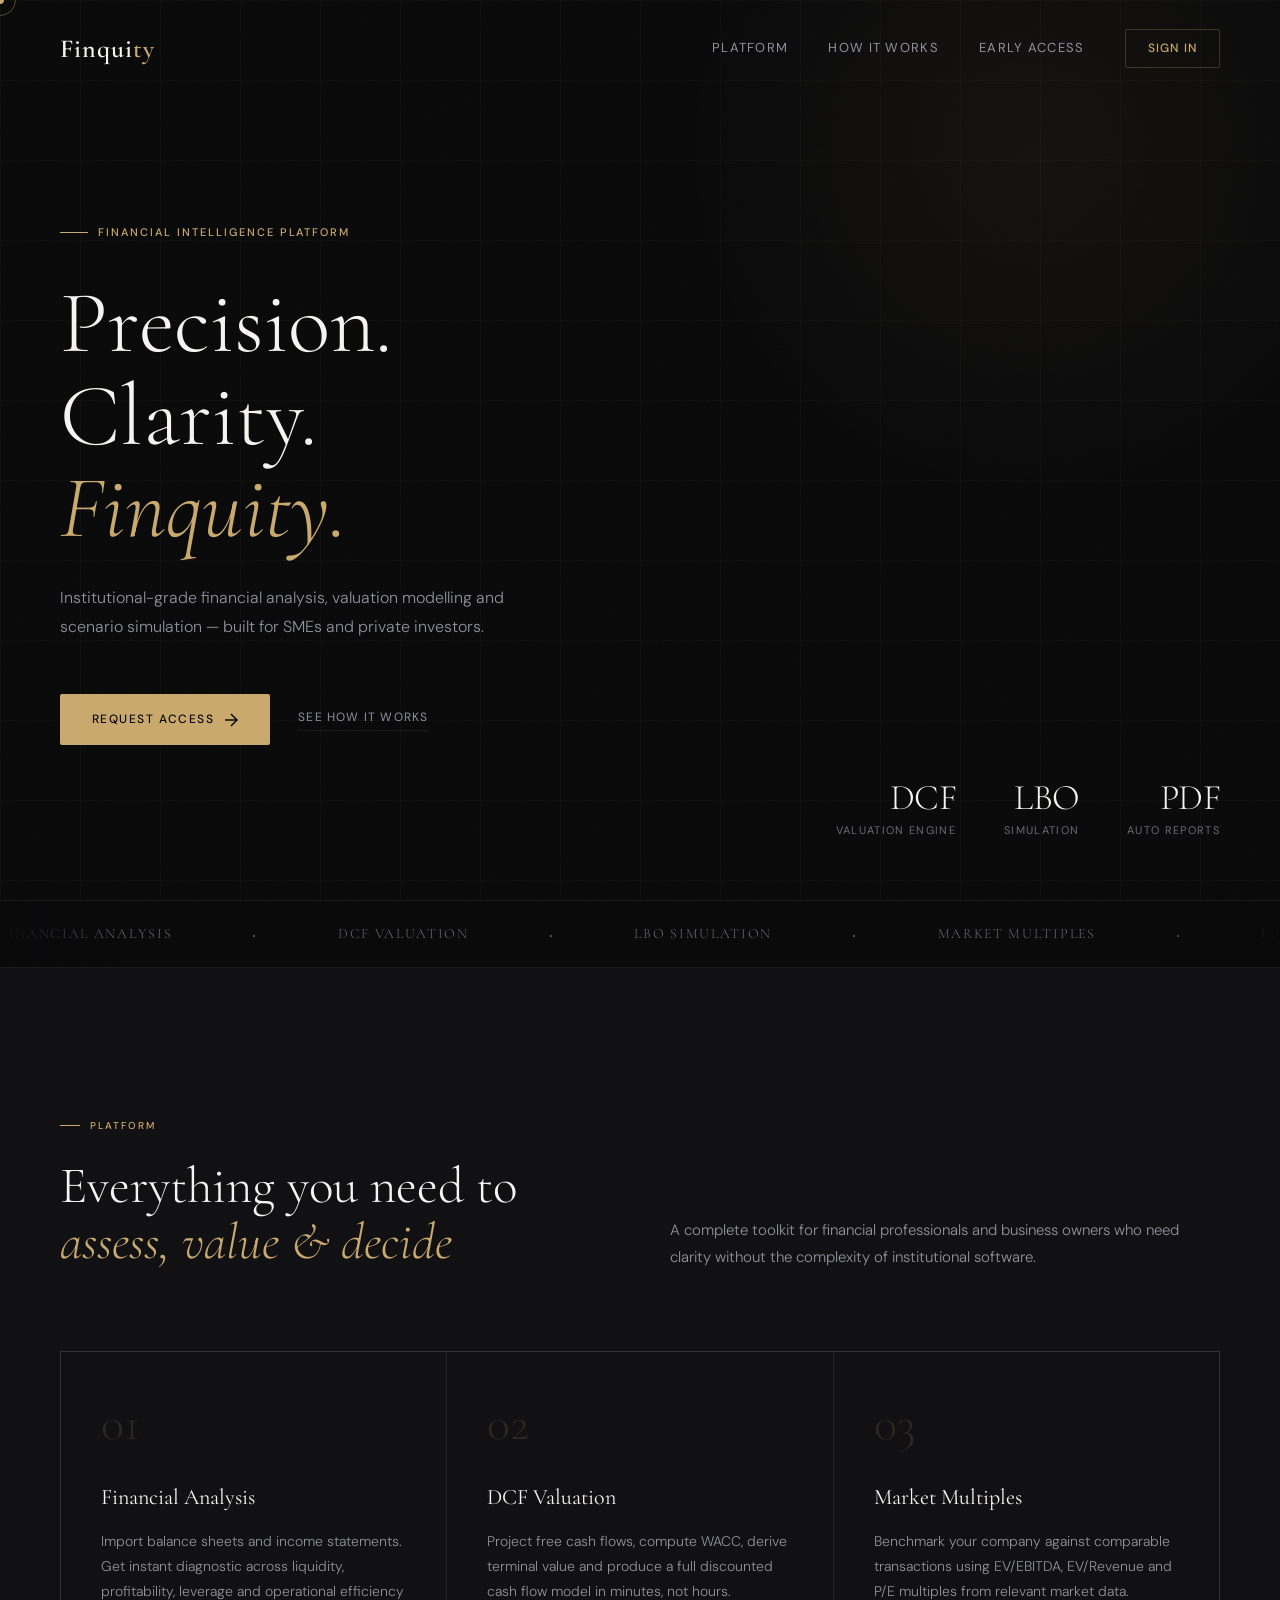
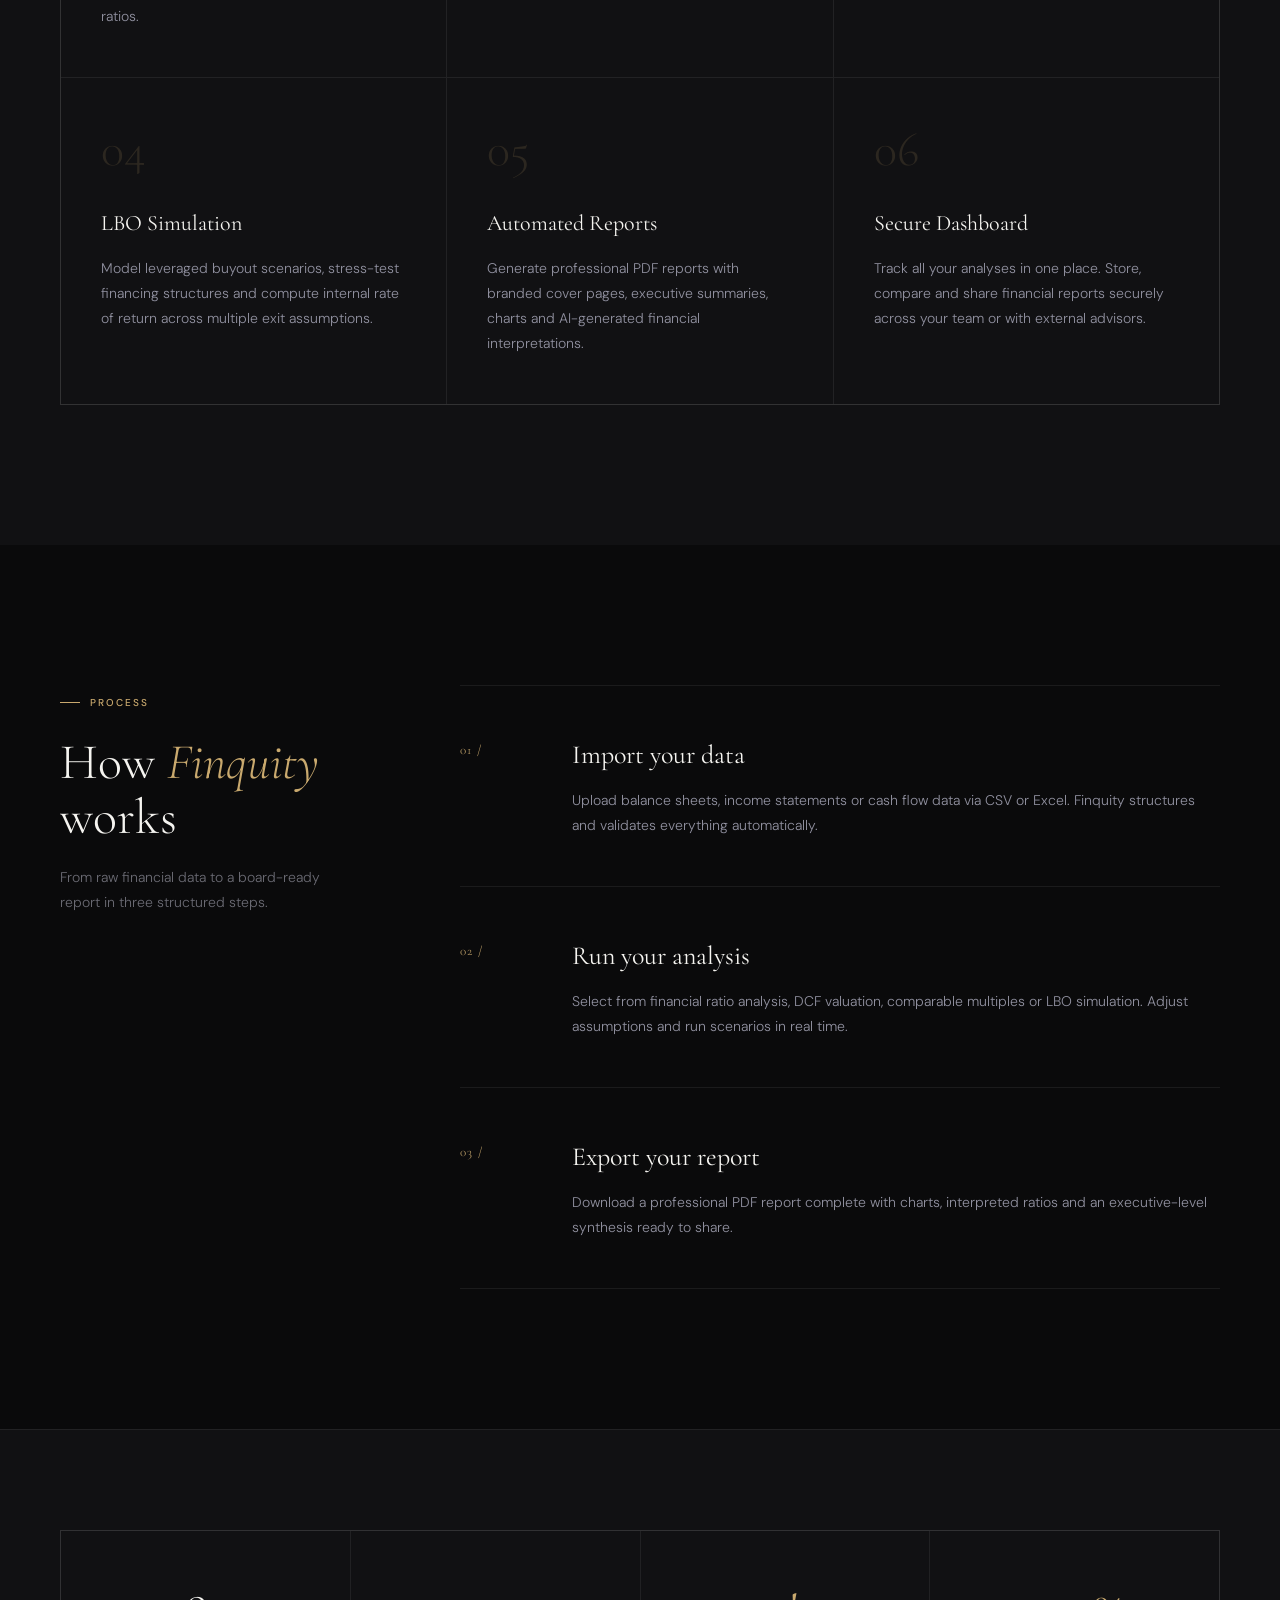
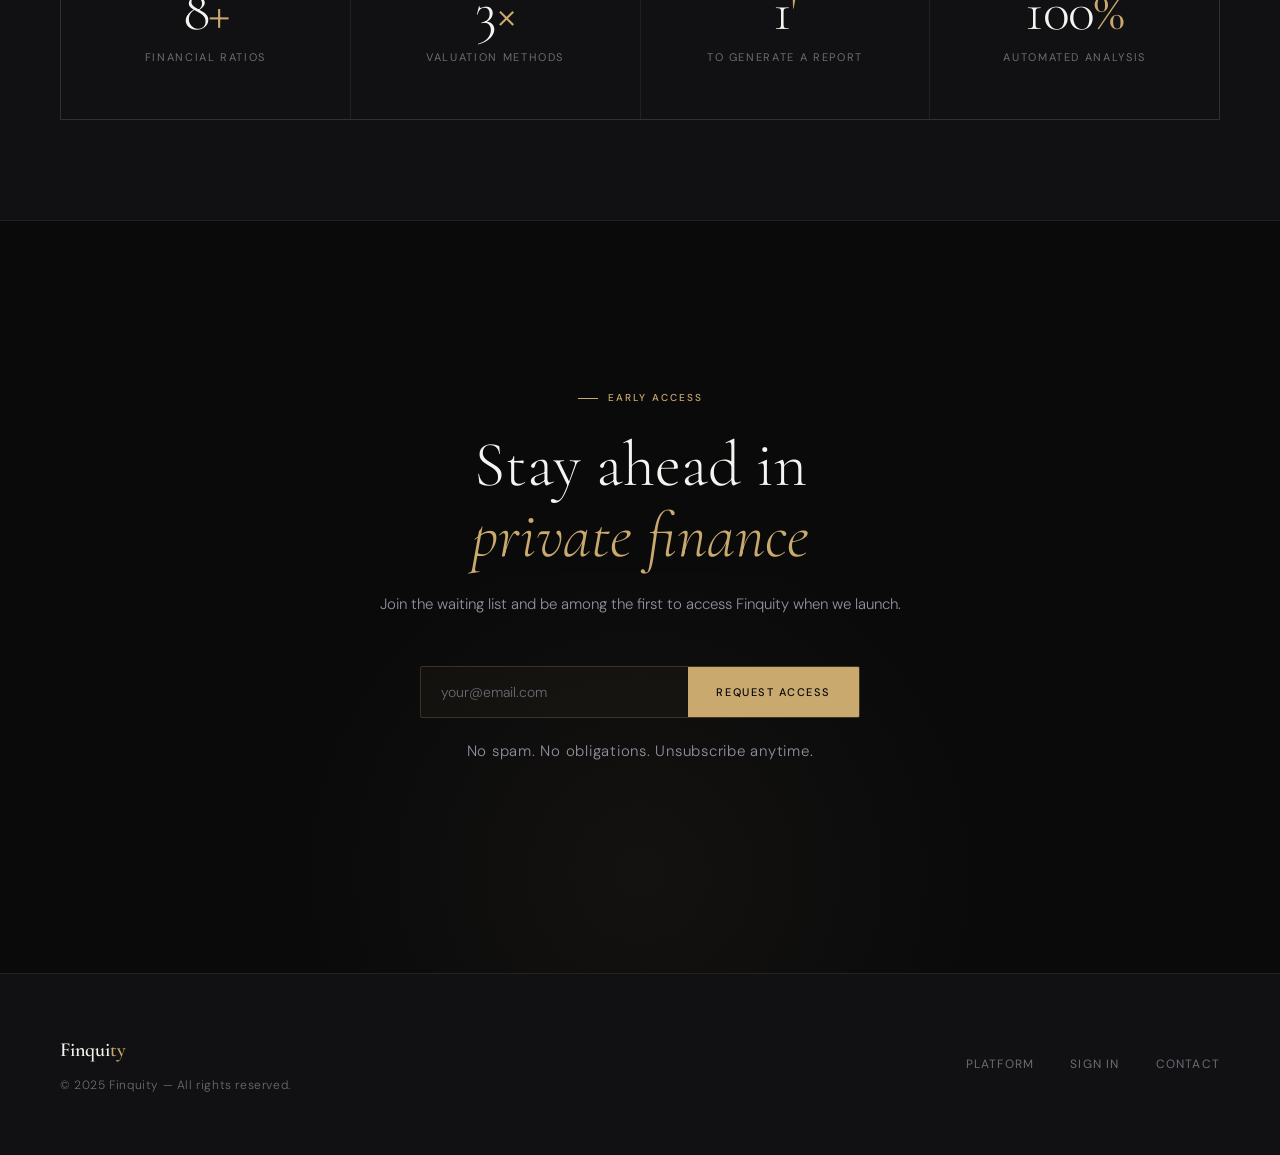
<file: src/index.html>
<!DOCTYPE html>
<html lang="en">
<head>
  <meta charset="UTF-8" />
  <meta name="viewport" content="width=device-width, initial-scale=1.0"/>
  <title>Finquity — Precision. Clarity. Finquity.</title>
  <link href="https://fonts.googleapis.com/css2?family=Cormorant+Garamond:ital,wght@0,300;0,400;0,600;1,300;1,400&family=DM+Sans:wght@300;400;500&display=swap" rel="stylesheet">
  <style>
    *, *::before, *::after { box-sizing: border-box; margin: 0; padding: 0; }

    :root {
      --ink:        #0a0a0b;
      --ink-2:      #111113;
      --ink-3:      #1c1c1f;
      --gold:       #c9a96e;
      --gold-light: #e2c99a;
      --gold-dim:   rgba(201,169,110,0.15);
      --muted:      #6b6b74;
      --muted-2:    #9191a0;
      --border:     rgba(255,255,255,0.07);
      --border-gold:rgba(201,169,110,0.25);
      --white:      #f5f4f0;
      --font-display:'Cormorant Garamond', Georgia, serif;
      --font-body:  'DM Sans', sans-serif;
    }

    html { scroll-behavior: smooth; }

    body {
      background-color: var(--ink);
      color: var(--white);
      font-family: var(--font-body);
      font-weight: 300;
      line-height: 1.6;
      overflow-x: hidden;
      cursor: none;
    }

    .cursor { position:fixed; width:8px; height:8px; background:var(--gold); border-radius:50%; pointer-events:none; z-index:9999; transform:translate(-50%,-50%); transition:transform .1s ease; }
    .cursor-ring { position:fixed; width:32px; height:32px; border:1px solid rgba(201,169,110,0.4); border-radius:50%; pointer-events:none; z-index:9998; transform:translate(-50%,-50%); transition:transform .18s ease, width .2s, height .2s; }

    body::before {
      content:''; position:fixed; inset:0;
      background-image:url("data:image/svg+xml,%3Csvg viewBox='0 0 512 512' xmlns='http://www.w3.org/2000/svg'%3E%3Cfilter id='n'%3E%3CfeTurbulence type='fractalNoise' baseFrequency='0.75' numOctaves='4' stitchTiles='stitch'/%3E%3C/filter%3E%3Crect width='100%25' height='100%25' filter='url(%23n)' opacity='0.03'/%3E%3C/svg%3E");
      pointer-events:none; z-index:1; opacity:.4;
    }

    /* ── HEADER ── */
    header {
      position:fixed; top:0; left:0; right:0; z-index:100;
      display:flex; justify-content:space-between; align-items:center;
      padding:28px 60px;
      border-bottom:1px solid transparent;
      transition:border-color .4s, background .4s, backdrop-filter .4s;
    }
    header.scrolled {
      background:rgba(10,10,11,0.85);
      backdrop-filter:blur(16px);
      border-color:var(--border);
    }
    .logo {
      font-family:var(--font-display); font-size:26px; font-weight:600;
      letter-spacing:.04em; color:var(--white); text-decoration:none;
    }
    .logo span { color:var(--gold); }

    nav { display:flex; align-items:center; gap:40px; }
    nav a {
      font-size:13px; font-weight:400; letter-spacing:.1em;
      text-transform:uppercase; color:var(--muted-2);
      text-decoration:none; transition:color .3s;
    }
    nav a:hover { color:var(--white); }
    .nav-cta {
      font-size:12px !important; font-weight:500 !important;
      color:var(--gold) !important;
      border:1px solid var(--border-gold); padding:9px 22px; border-radius:2px;
      transition:background .3s !important;
    }
    .nav-cta:hover { background:var(--gold-dim); }

    /* ── HERO ── */
    .hero {
      min-height:100vh; display:flex; flex-direction:column;
      justify-content:center; padding:160px 60px 100px;
      position:relative; overflow:hidden;
    }
    .hero-bg-grid {
      position:absolute; inset:0;
      background-image:
        linear-gradient(rgba(201,169,110,0.03) 1px, transparent 1px),
        linear-gradient(90deg, rgba(201,169,110,0.03) 1px, transparent 1px);
      background-size:80px 80px; z-index:0;
    }
    .hero-bg-glow {
      position:absolute; top:-200px; right:-100px;
      width:700px; height:700px;
      background:radial-gradient(circle, rgba(201,169,110,0.06) 0%, transparent 70%);
      z-index:0; animation:pulse-glow 8s ease-in-out infinite;
    }
    @keyframes pulse-glow { 0%,100%{opacity:1;transform:scale(1);} 50%{opacity:.6;transform:scale(1.08);} }

    .hero-content { position:relative; z-index:2; max-width:760px; }

    .hero-eyebrow {
      display:inline-flex; align-items:center; gap:10px;
      font-size:11px; font-weight:500; letter-spacing:.18em;
      text-transform:uppercase; color:var(--gold); margin-bottom:36px;
      opacity:0; animation:fade-up .8s .2s forwards;
    }
    .hero-eyebrow::before { content:''; display:block; width:28px; height:1px; background:var(--gold); }

    .hero h1 {
      font-family:var(--font-display);
      font-size:clamp(52px,7vw,88px); font-weight:300;
      line-height:1.05; color:var(--white); margin-bottom:30px;
      opacity:0; animation:fade-up .9s .4s forwards;
    }
    .hero h1 em { font-style:italic; color:var(--gold); }

    .hero-sub {
      font-size:16px; font-weight:300; color:var(--muted-2);
      line-height:1.8; max-width:480px; margin-bottom:52px;
      opacity:0; animation:fade-up .9s .6s forwards;
    }

    .hero-actions {
      display:flex; align-items:center; gap:28px;
      opacity:0; animation:fade-up .9s .8s forwards;
    }

    .btn-primary {
      display:inline-flex; align-items:center; gap:10px;
      background:var(--gold); color:var(--ink);
      font-family:var(--font-body); font-size:12px; font-weight:500;
      letter-spacing:.12em; text-transform:uppercase;
      text-decoration:none; padding:16px 32px; border-radius:2px;
      transition:background .3s, transform .2s;
    }
    .btn-primary:hover { background:var(--gold-light); transform:translateY(-1px); }
    .btn-primary svg { transition:transform .2s; }
    .btn-primary:hover svg { transform:translateX(3px); }

    .btn-ghost {
      font-size:12px; font-weight:400; letter-spacing:.1em;
      text-transform:uppercase; color:var(--muted-2); text-decoration:none;
      border-bottom:1px solid var(--border); padding-bottom:3px;
      transition:color .3s, border-color .3s;
    }
    .btn-ghost:hover { color:var(--white); border-color:var(--muted-2); }

    .hero-stats {
      position:absolute; bottom:60px; right:60px;
      display:flex; gap:48px; z-index:2;
      opacity:0; animation:fade-in 1s 1.2s forwards;
    }
    .stat { text-align:right; }
    .stat-value { font-family:var(--font-display); font-size:36px; font-weight:300; color:var(--white); letter-spacing:-.02em; line-height:1; }
    .stat-label { font-size:11px; font-weight:400; letter-spacing:.12em; text-transform:uppercase; color:var(--muted); margin-top:6px; }

    @keyframes fade-up { from{opacity:0;transform:translateY(24px);} to{opacity:1;transform:translateY(0);} }
    @keyframes fade-in  { from{opacity:0;} to{opacity:1;} }

    /* ── MARQUEE ── */
    .trust-bar {
      border-top:1px solid var(--border); border-bottom:1px solid var(--border);
      padding:22px 0; overflow:hidden; position:relative;
    }
    .trust-bar::before,.trust-bar::after {
      content:''; position:absolute; top:0; bottom:0; width:120px; z-index:2;
    }
    .trust-bar::before { left:0; background:linear-gradient(90deg,var(--ink),transparent); }
    .trust-bar::after  { right:0; background:linear-gradient(-90deg,var(--ink),transparent); }
    .marquee-track { display:flex; gap:80px; animation:marquee 28s linear infinite; width:max-content; }
    .marquee-item {
      font-family:var(--font-display); font-size:14px; font-weight:300;
      letter-spacing:.12em; color:var(--muted); text-transform:uppercase;
      white-space:nowrap; display:flex; align-items:center; gap:80px;
    }
    .marquee-item::after { content:'·'; color:var(--gold); font-size:20px; line-height:0; }
    @keyframes marquee { from{transform:translateX(0);} to{transform:translateX(-50%);} }

    /* ── SECTION LABEL ── */
    .section-label {
      display:inline-flex; align-items:center; gap:10px;
      font-size:10px; font-weight:500; letter-spacing:.2em;
      text-transform:uppercase; color:var(--gold); margin-bottom:24px;
    }
    .section-label::before { content:''; display:block; width:20px; height:1px; background:var(--gold); }

    /* ── FEATURES ── */
    .features { padding:140px 60px; background:var(--ink-2); }
    .features-header { display:grid; grid-template-columns:1fr 1fr; gap:60px; align-items:end; margin-bottom:80px; }
    .features-title { font-family:var(--font-display); font-size:clamp(36px,4vw,52px); font-weight:300; line-height:1.1; color:var(--white); }
    .features-title em { font-style:italic; color:var(--gold); }
    .features-desc { font-size:15px; font-weight:300; color:var(--muted-2); line-height:1.8; }
    .features-grid { display:grid; grid-template-columns:repeat(3,1fr); gap:1px; background:var(--border); border:1px solid var(--border); }
    .feature-card { background:var(--ink-2); padding:48px 40px; transition:background .3s; position:relative; overflow:hidden; }
    .feature-card::before { content:''; position:absolute; top:0; left:0; right:0; height:1px; background:linear-gradient(90deg,transparent,var(--gold),transparent); opacity:0; transition:opacity .4s; }
    .feature-card:hover { background:var(--ink-3); }
    .feature-card:hover::before { opacity:1; }
    .feature-number { font-family:var(--font-display); font-size:48px; font-weight:300; color:rgba(201,169,110,0.15); line-height:1; margin-bottom:32px; transition:color .3s; }
    .feature-card:hover .feature-number { color:rgba(201,169,110,0.3); }
    .feature-card h3 { font-family:var(--font-display); font-size:22px; font-weight:400; color:var(--white); margin-bottom:14px; }
    .feature-card p { font-size:14px; font-weight:300; color:var(--muted-2); line-height:1.8; }

    /* ── HOW IT WORKS ── */
    .how { padding:140px 60px; background:var(--ink); }
    .how-inner { display:grid; grid-template-columns:300px 1fr; gap:100px; align-items:start; }
    .how-left { position:sticky; top:120px; }
    .how-left h2 { font-family:var(--font-display); font-size:clamp(36px,4vw,50px); font-weight:300; line-height:1.1; color:var(--white); margin-bottom:20px; }
    .how-left h2 em { font-style:italic; color:var(--gold); }
    .how-left p { font-size:14px; font-weight:300; color:var(--muted); line-height:1.8; }
    .how-steps { display:flex; flex-direction:column; }
    .step { display:grid; grid-template-columns:80px 1fr; gap:32px; padding:48px 0; border-bottom:1px solid var(--border); transition:padding-left .3s; }
    .step:first-child { border-top:1px solid var(--border); }
    .step:hover { padding-left:8px; }
    .step-num { font-family:var(--font-display); font-size:13px; font-weight:300; color:var(--gold); letter-spacing:.1em; padding-top:6px; }
    .step h3 { font-family:var(--font-display); font-size:26px; font-weight:400; color:var(--white); margin-bottom:12px; }
    .step p { font-size:14px; font-weight:300; color:var(--muted-2); line-height:1.8; }

    /* ── METRICS ── */
    .metrics { padding:100px 60px; background:var(--ink-2); border-top:1px solid var(--border); border-bottom:1px solid var(--border); }
    .metrics-grid { display:grid; grid-template-columns:repeat(4,1fr); gap:1px; background:var(--border); border:1px solid var(--border); }
    .metric-item { background:var(--ink-2); padding:52px 40px; text-align:center; }
    .metric-value { font-family:var(--font-display); font-size:56px; font-weight:300; color:var(--white); letter-spacing:-.03em; line-height:1; margin-bottom:10px; }
    .metric-value span { color:var(--gold); }
    .metric-label { font-size:11px; font-weight:400; letter-spacing:.15em; text-transform:uppercase; color:var(--muted); }

    /* ── WAITLIST ── */
    .waitlist { padding:160px 60px; background:var(--ink); text-align:center; position:relative; overflow:hidden; }
    .waitlist-glow { position:absolute; bottom:-200px; left:50%; transform:translateX(-50%); width:800px; height:600px; background:radial-gradient(circle, rgba(201,169,110,0.05) 0%, transparent 70%); pointer-events:none; }
    .waitlist-inner { position:relative; z-index:2; max-width:560px; margin:0 auto; }
    .waitlist h2 { font-family:var(--font-display); font-size:clamp(40px,5vw,64px); font-weight:300; line-height:1.1; color:var(--white); margin-bottom:20px; }
    .waitlist h2 em { font-style:italic; color:var(--gold); }
    .waitlist p { font-size:15px; font-weight:300; color:var(--muted-2); margin-bottom:48px; line-height:1.8; }
    .waitlist-form { display:flex; max-width:440px; margin:0 auto 20px; border:1px solid var(--border-gold); border-radius:2px; overflow:hidden; transition:border-color .3s; }
    .waitlist-form:focus-within { border-color:var(--gold); }
    .waitlist-form input { flex:1; background:rgba(201,169,110,0.04); border:none; outline:none; padding:16px 20px; font-family:var(--font-body); font-size:14px; font-weight:300; color:var(--white); }
    .waitlist-form input::placeholder { color:var(--muted); }
    .waitlist-form button { background:var(--gold); color:var(--ink); border:none; padding:16px 28px; font-family:var(--font-body); font-size:11px; font-weight:500; letter-spacing:.14em; text-transform:uppercase; cursor:pointer; transition:background .3s; white-space:nowrap; }
    .waitlist-form button:hover { background:var(--gold-light); }
    .waitlist-note { font-size:12px; color:var(--muted); letter-spacing:.05em; transition:color .3s; }

    /* ── FOOTER ── */
    footer { background:var(--ink-2); border-top:1px solid var(--border); padding:60px; display:grid; grid-template-columns:1fr auto; align-items:center; gap:40px; }
    .footer-logo { font-family:var(--font-display); font-size:20px; font-weight:600; color:var(--white); margin-bottom:10px; }
    .footer-logo span { color:var(--gold); }
    .footer-copy { font-size:12px; font-weight:300; color:var(--muted); letter-spacing:.05em; }
    .footer-links { display:flex; gap:36px; }
    .footer-links a { font-size:12px; font-weight:400; letter-spacing:.1em; text-transform:uppercase; color:var(--muted); text-decoration:none; transition:color .3s; }
    .footer-links a:hover { color:var(--gold); }

    /* ── REVEAL ── */
    .reveal { opacity:0; transform:translateY(30px); transition:opacity .8s ease, transform .8s ease; }
    .reveal.visible { opacity:1; transform:translateY(0); }

    @media(max-width:900px){
      header { padding:24px 30px; }
      .hero { padding:120px 30px 80px; }
      .hero-stats { display:none; }
      .features,.how,.metrics,.waitlist { padding:80px 30px; }
      footer { padding:40px 30px; grid-template-columns:1fr; }
      .features-header { grid-template-columns:1fr; gap:30px; }
      .features-grid { grid-template-columns:1fr; }
      .how-inner { grid-template-columns:1fr; gap:40px; }
      .how-left { position:static; }
      .metrics-grid { grid-template-columns:repeat(2,1fr); }
    }
  </style>
</head>
<body>

  <div class="cursor" id="cursor"></div>
  <div class="cursor-ring" id="cursorRing"></div>

  <!-- HEADER -->
  <header id="header">
    <a href="index.html" class="logo">Finqui<span>ty</span></a>
    <nav>
      <a href="#features">Platform</a>
      <a href="#how">How it works</a>
      <a href="#waitlist">Early Access</a>
      <a href="login.html" class="nav-cta">Sign In</a>
    </nav>
  </header>

  <!-- HERO -->
  <section class="hero">
    <div class="hero-bg-grid"></div>
    <div class="hero-bg-glow"></div>
    <div class="hero-content">
      <div class="hero-eyebrow">Financial Intelligence Platform</div>
      <h1>Precision.<br>Clarity.<br><em>Finquity.</em></h1>
      <p class="hero-sub">Institutional-grade financial analysis, valuation modelling and scenario simulation — built for SMEs and private investors.</p>
      <div class="hero-actions">
        <a href="login.html" class="btn-primary">
          Request Access
          <svg width="14" height="14" viewBox="0 0 14 14" fill="none" stroke="currentColor" stroke-width="1.5"><path d="M1 7h12M7 1l6 6-6 6"/></svg>
        </a>
        <a href="#how" class="btn-ghost">See how it works</a>
      </div>
    </div>
    <div class="hero-stats">
      <div class="stat"><div class="stat-value">DCF</div><div class="stat-label">Valuation engine</div></div>
      <div class="stat"><div class="stat-value">LBO</div><div class="stat-label">Simulation</div></div>
      <div class="stat"><div class="stat-value">PDF</div><div class="stat-label">Auto reports</div></div>
    </div>
  </section>

  <!-- MARQUEE -->
  <div class="trust-bar">
    <div class="marquee-track">
      <div class="marquee-item">Financial Analysis</div>
      <div class="marquee-item">DCF Valuation</div>
      <div class="marquee-item">LBO Simulation</div>
      <div class="marquee-item">Market Multiples</div>
      <div class="marquee-item">Liquidity Ratios</div>
      <div class="marquee-item">Profitability Ratios</div>
      <div class="marquee-item">Automated Reporting</div>
      <div class="marquee-item">SME Intelligence</div>
      <div class="marquee-item">Financial Analysis</div>
      <div class="marquee-item">DCF Valuation</div>
      <div class="marquee-item">LBO Simulation</div>
      <div class="marquee-item">Market Multiples</div>
      <div class="marquee-item">Liquidity Ratios</div>
      <div class="marquee-item">Profitability Ratios</div>
      <div class="marquee-item">Automated Reporting</div>
      <div class="marquee-item">SME Intelligence</div>
    </div>
  </div>

  <!-- FEATURES -->
  <section class="features" id="features">
    <div class="features-header reveal">
      <div>
        <div class="section-label">Platform</div>
        <h2 class="features-title">Everything you need to<br><em>assess, value & decide</em></h2>
      </div>
      <p class="features-desc">A complete toolkit for financial professionals and business owners who need clarity without the complexity of institutional software.</p>
    </div>
    <div class="features-grid reveal">
      <div class="feature-card"><div class="feature-number">01</div><h3>Financial Analysis</h3><p>Import balance sheets and income statements. Get instant diagnostic across liquidity, profitability, leverage and operational efficiency ratios.</p></div>
      <div class="feature-card"><div class="feature-number">02</div><h3>DCF Valuation</h3><p>Project free cash flows, compute WACC, derive terminal value and produce a full discounted cash flow model in minutes, not hours.</p></div>
      <div class="feature-card"><div class="feature-number">03</div><h3>Market Multiples</h3><p>Benchmark your company against comparable transactions using EV/EBITDA, EV/Revenue and P/E multiples from relevant market data.</p></div>
      <div class="feature-card"><div class="feature-number">04</div><h3>LBO Simulation</h3><p>Model leveraged buyout scenarios, stress-test financing structures and compute internal rate of return across multiple exit assumptions.</p></div>
      <div class="feature-card"><div class="feature-number">05</div><h3>Automated Reports</h3><p>Generate professional PDF reports with branded cover pages, executive summaries, charts and AI-generated financial interpretations.</p></div>
      <div class="feature-card"><div class="feature-number">06</div><h3>Secure Dashboard</h3><p>Track all your analyses in one place. Store, compare and share financial reports securely across your team or with external advisors.</p></div>
    </div>
  </section>

  <!-- HOW IT WORKS -->
  <section class="how" id="how">
    <div class="how-inner">
      <div class="how-left reveal">
        <div class="section-label">Process</div>
        <h2>How <em>Finquity</em> works</h2>
        <p>From raw financial data to a board-ready report in three structured steps.</p>
      </div>
      <div class="how-steps">
        <div class="step reveal">
          <div class="step-num">01 /</div>
          <div><h3>Import your data</h3><p>Upload balance sheets, income statements or cash flow data via CSV or Excel. Finquity structures and validates everything automatically.</p></div>
        </div>
        <div class="step reveal">
          <div class="step-num">02 /</div>
          <div><h3>Run your analysis</h3><p>Select from financial ratio analysis, DCF valuation, comparable multiples or LBO simulation. Adjust assumptions and run scenarios in real time.</p></div>
        </div>
        <div class="step reveal">
          <div class="step-num">03 /</div>
          <div><h3>Export your report</h3><p>Download a professional PDF report complete with charts, interpreted ratios and an executive-level synthesis ready to share.</p></div>
        </div>
      </div>
    </div>
  </section>

  <!-- METRICS -->
  <section class="metrics">
    <div class="metrics-grid reveal">
      <div class="metric-item"><div class="metric-value">8<span>+</span></div><div class="metric-label">Financial ratios</div></div>
      <div class="metric-item"><div class="metric-value">3<span>×</span></div><div class="metric-label">Valuation methods</div></div>
      <div class="metric-item"><div class="metric-value">1<span>'</span></div><div class="metric-label">To generate a report</div></div>
      <div class="metric-item"><div class="metric-value">100<span>%</span></div><div class="metric-label">Automated analysis</div></div>
    </div>
  </section>

  <!-- WAITLIST -->
  <section class="waitlist" id="waitlist">
    <div class="waitlist-glow"></div>
    <div class="waitlist-inner reveal">
      <div class="section-label" style="justify-content:center;">Early Access</div>
      <h2>Stay ahead in<br><em>private finance</em></h2>
      <p>Join the waiting list and be among the first to access Finquity when we launch.</p>
      <div class="waitlist-form">
        <input type="email" placeholder="your@email.com" id="wl-email"/>
        <button type="button" onclick="submitWaitlist()">Request Access</button>
      </div>
      <p class="waitlist-note" id="wl-note">No spam. No obligations. Unsubscribe anytime.</p>
    </div>
  </section>

  <!-- FOOTER -->
  <footer>
    <div>
      <div class="footer-logo">Finqui<span>ty</span></div>
      <p class="footer-copy">&copy; 2025 Finquity — All rights reserved.</p>
    </div>
    <div class="footer-links">
      <a href="#features">Platform</a>
      <a href="login.html">Sign In</a>
      <a href="#waitlist">Contact</a>
    </div>
  </footer>

  <script>
    /* cursor */
    const cursor=document.getElementById('cursor'),ring=document.getElementById('cursorRing');
    let mx=0,my=0,rx=0,ry=0;
    document.addEventListener('mousemove',e=>{mx=e.clientX;my=e.clientY;});
    (function loop(){rx+=(mx-rx)*.12;ry+=(my-ry)*.12;cursor.style.left=mx+'px';cursor.style.top=my+'px';ring.style.left=rx+'px';ring.style.top=ry+'px';requestAnimationFrame(loop);})();
    document.querySelectorAll('a,button,input').forEach(el=>{
      el.addEventListener('mouseenter',()=>{ring.style.width='48px';ring.style.height='48px';cursor.style.transform='translate(-50%,-50%) scale(1.5)';});
      el.addEventListener('mouseleave',()=>{ring.style.width='32px';ring.style.height='32px';cursor.style.transform='translate(-50%,-50%) scale(1)';});
    });

    /* scroll header */
    window.addEventListener('scroll',()=>document.getElementById('header').classList.toggle('scrolled',window.scrollY>40));

    /* scroll reveal */
    const obs=new IntersectionObserver(entries=>entries.forEach(e=>{if(e.isIntersecting){e.target.classList.add('visible');obs.unobserve(e.target);}}),{threshold:.12});
    document.querySelectorAll('.reveal').forEach(r=>obs.observe(r));

    /* waitlist */
    function submitWaitlist(){
      const email=document.getElementById('wl-email').value;
      const note=document.getElementById('wl-note');
      if(!email||!email.includes('@')){note.textContent='Please enter a valid email address.';note.style.color='#e05555';return;}
      note.textContent="✓ You're on the list. We'll be in touch soon.";
      note.style.color='#4caf7d';
      document.getElementById('wl-email').value='';
    }
  </script>
</body>
</html>
</file>
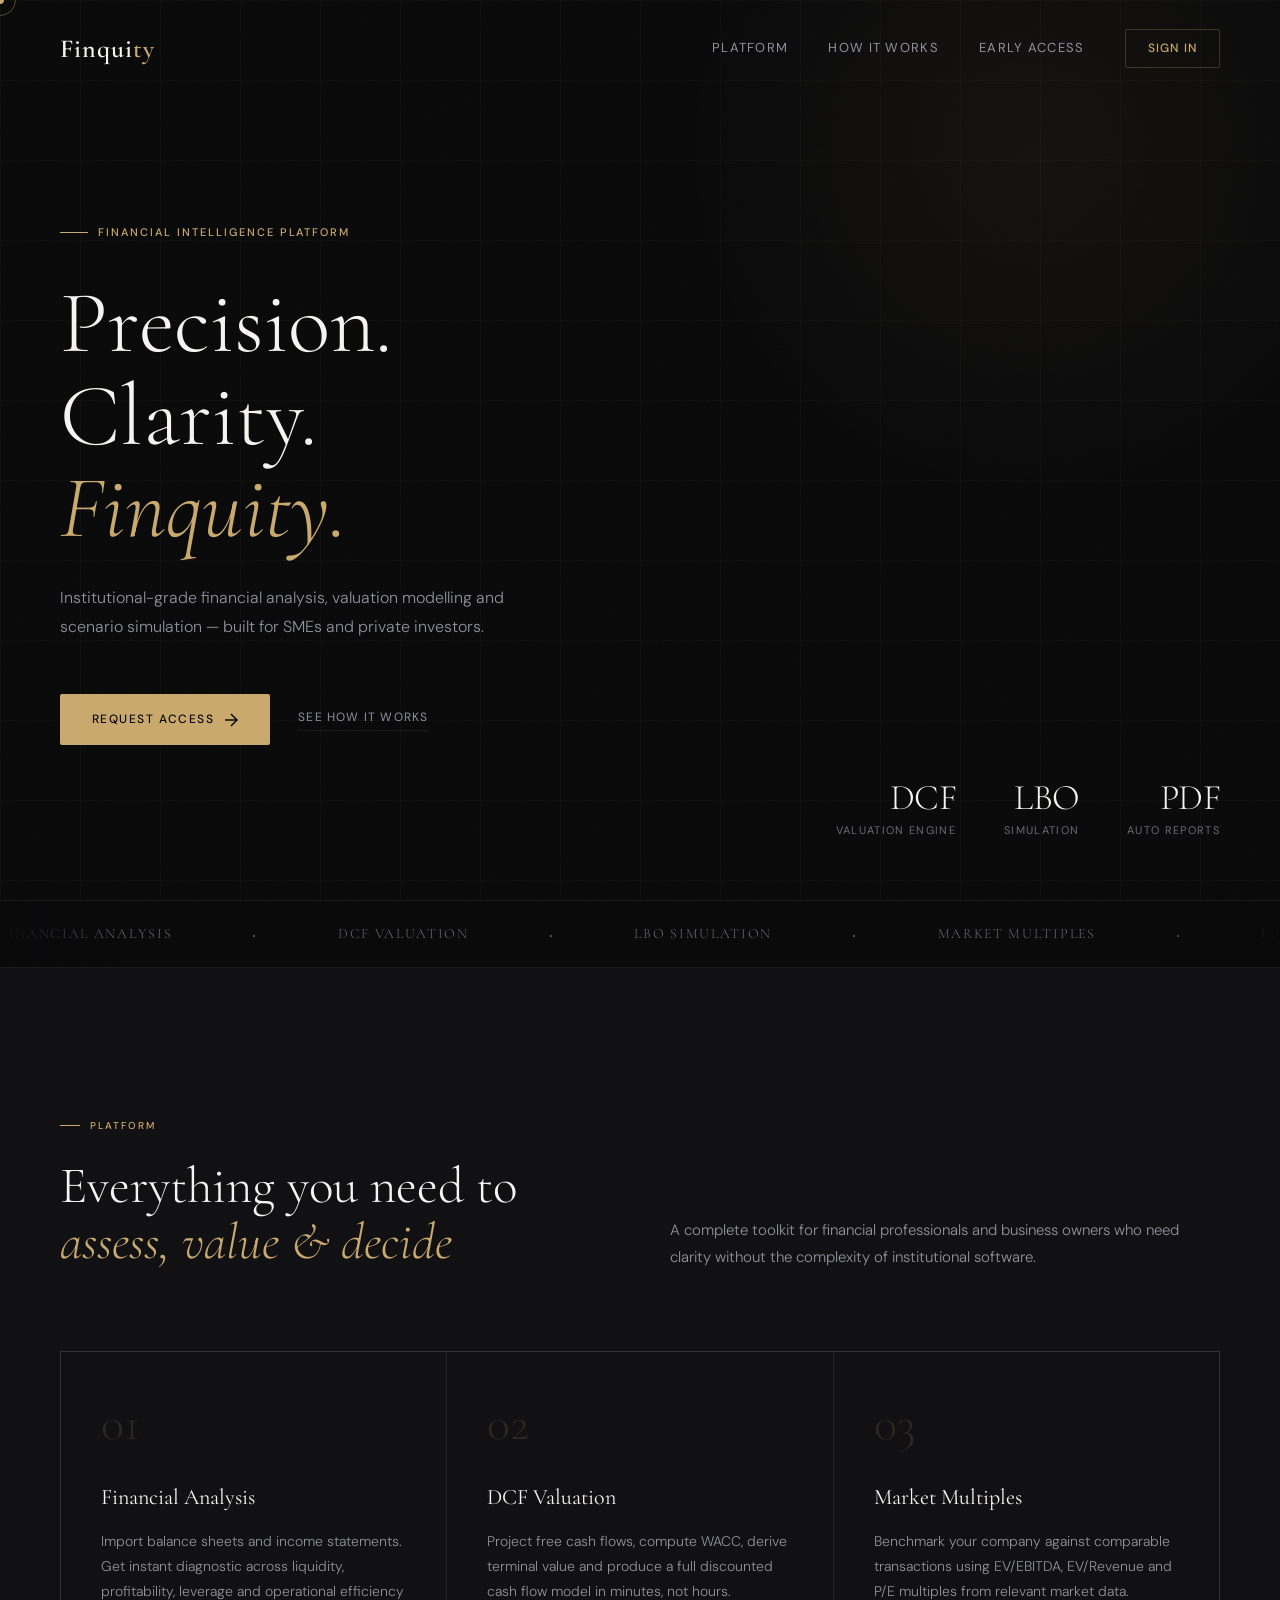
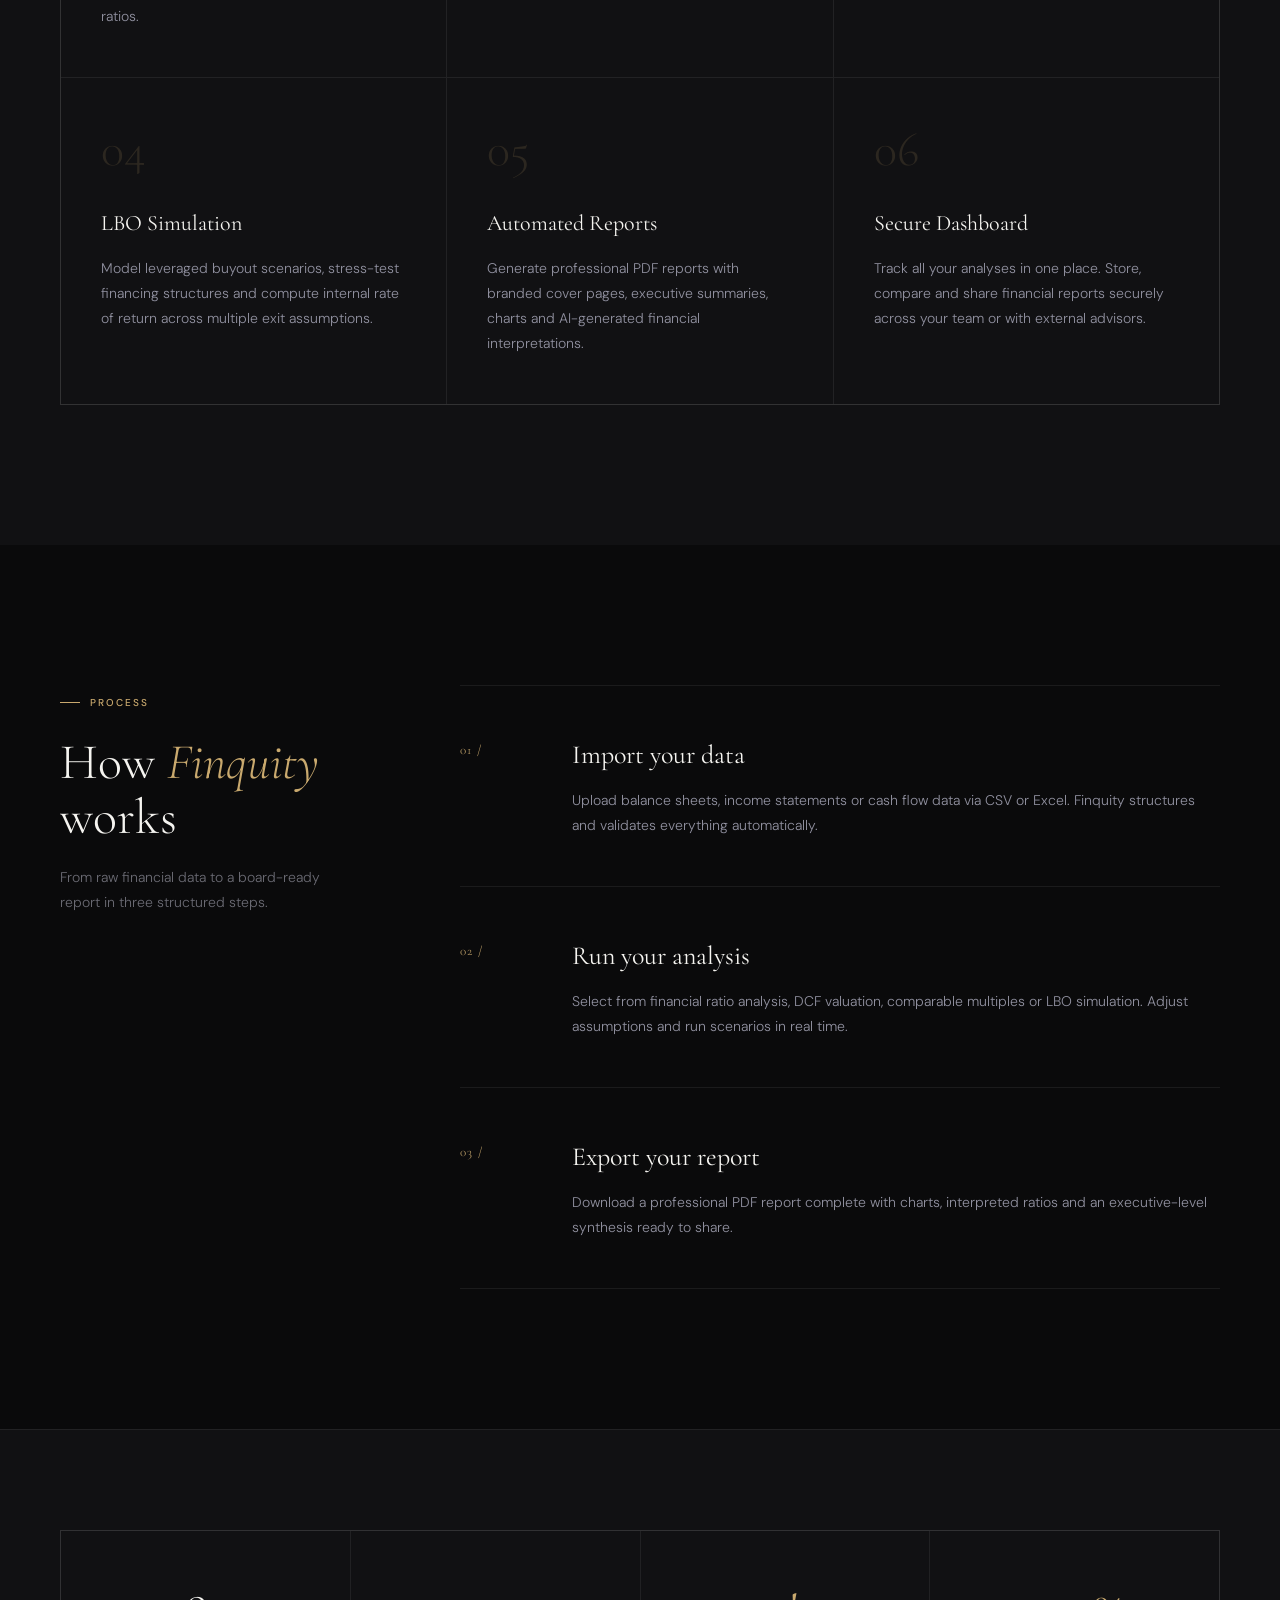
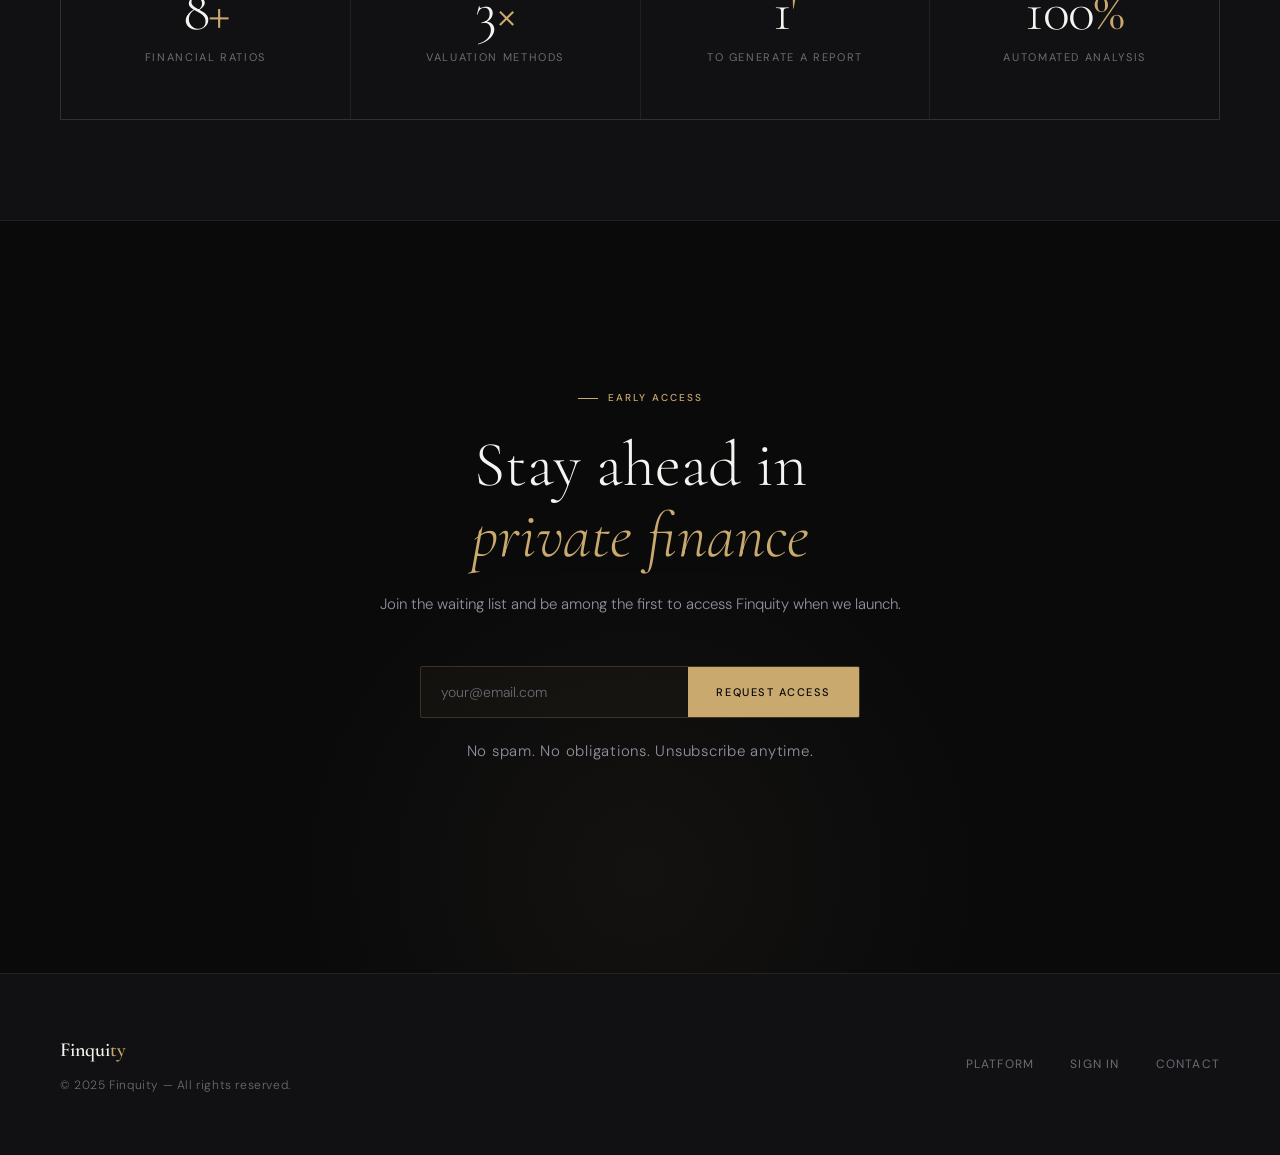
<file: src/Frontend/index.html>
<!DOCTYPE html>
<html lang="en">
<head>
  <meta charset="UTF-8" />
  <meta name="viewport" content="width=device-width, initial-scale=1.0"/>
  <title>Finquity — Precision. Clarity. Finquity.</title>
  <link href="https://fonts.googleapis.com/css2?family=Cormorant+Garamond:ital,wght@0,300;0,400;0,600;1,300;1,400&family=DM+Sans:wght@300;400;500&display=swap" rel="stylesheet">
  <style>
    *, *::before, *::after { box-sizing: border-box; margin: 0; padding: 0; }

    :root {
      --ink:        #0a0a0b;
      --ink-2:      #111113;
      --ink-3:      #1c1c1f;
      --gold:       #c9a96e;
      --gold-light: #e2c99a;
      --gold-dim:   rgba(201,169,110,0.15);
      --muted:      #6b6b74;
      --muted-2:    #9191a0;
      --border:     rgba(255,255,255,0.07);
      --border-gold:rgba(201,169,110,0.25);
      --white:      #f5f4f0;
      --font-display:'Cormorant Garamond', Georgia, serif;
      --font-body:  'DM Sans', sans-serif;
    }

    html { scroll-behavior: smooth; }

    body {
      background-color: var(--ink);
      color: var(--white);
      font-family: var(--font-body);
      font-weight: 300;
      line-height: 1.6;
      overflow-x: hidden;
      cursor: none;
    }

    .cursor { position:fixed; width:8px; height:8px; background:var(--gold); border-radius:50%; pointer-events:none; z-index:9999; transform:translate(-50%,-50%); transition:transform .1s ease; }
    .cursor-ring { position:fixed; width:32px; height:32px; border:1px solid rgba(201,169,110,0.4); border-radius:50%; pointer-events:none; z-index:9998; transform:translate(-50%,-50%); transition:transform .18s ease, width .2s, height .2s; }

    body::before {
      content:''; position:fixed; inset:0;
      background-image:url("data:image/svg+xml,%3Csvg viewBox='0 0 512 512' xmlns='http://www.w3.org/2000/svg'%3E%3Cfilter id='n'%3E%3CfeTurbulence type='fractalNoise' baseFrequency='0.75' numOctaves='4' stitchTiles='stitch'/%3E%3C/filter%3E%3Crect width='100%25' height='100%25' filter='url(%23n)' opacity='0.03'/%3E%3C/svg%3E");
      pointer-events:none; z-index:1; opacity:.4;
    }

    /* ── HEADER ── */
    header {
      position:fixed; top:0; left:0; right:0; z-index:100;
      display:flex; justify-content:space-between; align-items:center;
      padding:28px 60px;
      border-bottom:1px solid transparent;
      transition:border-color .4s, background .4s, backdrop-filter .4s;
    }
    header.scrolled {
      background:rgba(10,10,11,0.85);
      backdrop-filter:blur(16px);
      border-color:var(--border);
    }
    .logo {
      font-family:var(--font-display); font-size:26px; font-weight:600;
      letter-spacing:.04em; color:var(--white); text-decoration:none;
    }
    .logo span { color:var(--gold); }

    nav { display:flex; align-items:center; gap:40px; }
    nav a {
      font-size:13px; font-weight:400; letter-spacing:.1em;
      text-transform:uppercase; color:var(--muted-2);
      text-decoration:none; transition:color .3s;
    }
    nav a:hover { color:var(--white); }
    .nav-cta {
      font-size:12px !important; font-weight:500 !important;
      color:var(--gold) !important;
      border:1px solid var(--border-gold); padding:9px 22px; border-radius:2px;
      transition:background .3s !important;
    }
    .nav-cta:hover { background:var(--gold-dim); }

    /* ── HERO ── */
    .hero {
      min-height:100vh; display:flex; flex-direction:column;
      justify-content:center; padding:160px 60px 100px;
      position:relative; overflow:hidden;
    }
    .hero-bg-grid {
      position:absolute; inset:0;
      background-image:
        linear-gradient(rgba(201,169,110,0.03) 1px, transparent 1px),
        linear-gradient(90deg, rgba(201,169,110,0.03) 1px, transparent 1px);
      background-size:80px 80px; z-index:0;
    }
    .hero-bg-glow {
      position:absolute; top:-200px; right:-100px;
      width:700px; height:700px;
      background:radial-gradient(circle, rgba(201,169,110,0.06) 0%, transparent 70%);
      z-index:0; animation:pulse-glow 8s ease-in-out infinite;
    }
    @keyframes pulse-glow { 0%,100%{opacity:1;transform:scale(1);} 50%{opacity:.6;transform:scale(1.08);} }

    .hero-content { position:relative; z-index:2; max-width:760px; }

    .hero-eyebrow {
      display:inline-flex; align-items:center; gap:10px;
      font-size:11px; font-weight:500; letter-spacing:.18em;
      text-transform:uppercase; color:var(--gold); margin-bottom:36px;
      opacity:0; animation:fade-up .8s .2s forwards;
    }
    .hero-eyebrow::before { content:''; display:block; width:28px; height:1px; background:var(--gold); }

    .hero h1 {
      font-family:var(--font-display);
      font-size:clamp(52px,7vw,88px); font-weight:300;
      line-height:1.05; color:var(--white); margin-bottom:30px;
      opacity:0; animation:fade-up .9s .4s forwards;
    }
    .hero h1 em { font-style:italic; color:var(--gold); }

    .hero-sub {
      font-size:16px; font-weight:300; color:var(--muted-2);
      line-height:1.8; max-width:480px; margin-bottom:52px;
      opacity:0; animation:fade-up .9s .6s forwards;
    }

    .hero-actions {
      display:flex; align-items:center; gap:28px;
      opacity:0; animation:fade-up .9s .8s forwards;
    }

    .btn-primary {
      display:inline-flex; align-items:center; gap:10px;
      background:var(--gold); color:var(--ink);
      font-family:var(--font-body); font-size:12px; font-weight:500;
      letter-spacing:.12em; text-transform:uppercase;
      text-decoration:none; padding:16px 32px; border-radius:2px;
      transition:background .3s, transform .2s;
    }
    .btn-primary:hover { background:var(--gold-light); transform:translateY(-1px); }
    .btn-primary svg { transition:transform .2s; }
    .btn-primary:hover svg { transform:translateX(3px); }

    .btn-ghost {
      font-size:12px; font-weight:400; letter-spacing:.1em;
      text-transform:uppercase; color:var(--muted-2); text-decoration:none;
      border-bottom:1px solid var(--border); padding-bottom:3px;
      transition:color .3s, border-color .3s;
    }
    .btn-ghost:hover { color:var(--white); border-color:var(--muted-2); }

    .hero-stats {
      position:absolute; bottom:60px; right:60px;
      display:flex; gap:48px; z-index:2;
      opacity:0; animation:fade-in 1s 1.2s forwards;
    }
    .stat { text-align:right; }
    .stat-value { font-family:var(--font-display); font-size:36px; font-weight:300; color:var(--white); letter-spacing:-.02em; line-height:1; }
    .stat-label { font-size:11px; font-weight:400; letter-spacing:.12em; text-transform:uppercase; color:var(--muted); margin-top:6px; }

    @keyframes fade-up { from{opacity:0;transform:translateY(24px);} to{opacity:1;transform:translateY(0);} }
    @keyframes fade-in  { from{opacity:0;} to{opacity:1;} }

    /* ── MARQUEE ── */
    .trust-bar {
      border-top:1px solid var(--border); border-bottom:1px solid var(--border);
      padding:22px 0; overflow:hidden; position:relative;
    }
    .trust-bar::before,.trust-bar::after {
      content:''; position:absolute; top:0; bottom:0; width:120px; z-index:2;
    }
    .trust-bar::before { left:0; background:linear-gradient(90deg,var(--ink),transparent); }
    .trust-bar::after  { right:0; background:linear-gradient(-90deg,var(--ink),transparent); }
    .marquee-track { display:flex; gap:80px; animation:marquee 28s linear infinite; width:max-content; }
    .marquee-item {
      font-family:var(--font-display); font-size:14px; font-weight:300;
      letter-spacing:.12em; color:var(--muted); text-transform:uppercase;
      white-space:nowrap; display:flex; align-items:center; gap:80px;
    }
    .marquee-item::after { content:'·'; color:var(--gold); font-size:20px; line-height:0; }
    @keyframes marquee { from{transform:translateX(0);} to{transform:translateX(-50%);} }

    /* ── SECTION LABEL ── */
    .section-label {
      display:inline-flex; align-items:center; gap:10px;
      font-size:10px; font-weight:500; letter-spacing:.2em;
      text-transform:uppercase; color:var(--gold); margin-bottom:24px;
    }
    .section-label::before { content:''; display:block; width:20px; height:1px; background:var(--gold); }

    /* ── FEATURES ── */
    .features { padding:140px 60px; background:var(--ink-2); }
    .features-header { display:grid; grid-template-columns:1fr 1fr; gap:60px; align-items:end; margin-bottom:80px; }
    .features-title { font-family:var(--font-display); font-size:clamp(36px,4vw,52px); font-weight:300; line-height:1.1; color:var(--white); }
    .features-title em { font-style:italic; color:var(--gold); }
    .features-desc { font-size:15px; font-weight:300; color:var(--muted-2); line-height:1.8; }
    .features-grid { display:grid; grid-template-columns:repeat(3,1fr); gap:1px; background:var(--border); border:1px solid var(--border); }
    .feature-card { background:var(--ink-2); padding:48px 40px; transition:background .3s; position:relative; overflow:hidden; }
    .feature-card::before { content:''; position:absolute; top:0; left:0; right:0; height:1px; background:linear-gradient(90deg,transparent,var(--gold),transparent); opacity:0; transition:opacity .4s; }
    .feature-card:hover { background:var(--ink-3); }
    .feature-card:hover::before { opacity:1; }
    .feature-number { font-family:var(--font-display); font-size:48px; font-weight:300; color:rgba(201,169,110,0.15); line-height:1; margin-bottom:32px; transition:color .3s; }
    .feature-card:hover .feature-number { color:rgba(201,169,110,0.3); }
    .feature-card h3 { font-family:var(--font-display); font-size:22px; font-weight:400; color:var(--white); margin-bottom:14px; }
    .feature-card p { font-size:14px; font-weight:300; color:var(--muted-2); line-height:1.8; }

    /* ── HOW IT WORKS ── */
    .how { padding:140px 60px; background:var(--ink); }
    .how-inner { display:grid; grid-template-columns:300px 1fr; gap:100px; align-items:start; }
    .how-left { position:sticky; top:120px; }
    .how-left h2 { font-family:var(--font-display); font-size:clamp(36px,4vw,50px); font-weight:300; line-height:1.1; color:var(--white); margin-bottom:20px; }
    .how-left h2 em { font-style:italic; color:var(--gold); }
    .how-left p { font-size:14px; font-weight:300; color:var(--muted); line-height:1.8; }
    .how-steps { display:flex; flex-direction:column; }
    .step { display:grid; grid-template-columns:80px 1fr; gap:32px; padding:48px 0; border-bottom:1px solid var(--border); transition:padding-left .3s; }
    .step:first-child { border-top:1px solid var(--border); }
    .step:hover { padding-left:8px; }
    .step-num { font-family:var(--font-display); font-size:13px; font-weight:300; color:var(--gold); letter-spacing:.1em; padding-top:6px; }
    .step h3 { font-family:var(--font-display); font-size:26px; font-weight:400; color:var(--white); margin-bottom:12px; }
    .step p { font-size:14px; font-weight:300; color:var(--muted-2); line-height:1.8; }

    /* ── METRICS ── */
    .metrics { padding:100px 60px; background:var(--ink-2); border-top:1px solid var(--border); border-bottom:1px solid var(--border); }
    .metrics-grid { display:grid; grid-template-columns:repeat(4,1fr); gap:1px; background:var(--border); border:1px solid var(--border); }
    .metric-item { background:var(--ink-2); padding:52px 40px; text-align:center; }
    .metric-value { font-family:var(--font-display); font-size:56px; font-weight:300; color:var(--white); letter-spacing:-.03em; line-height:1; margin-bottom:10px; }
    .metric-value span { color:var(--gold); }
    .metric-label { font-size:11px; font-weight:400; letter-spacing:.15em; text-transform:uppercase; color:var(--muted); }

    /* ── WAITLIST ── */
    .waitlist { padding:160px 60px; background:var(--ink); text-align:center; position:relative; overflow:hidden; }
    .waitlist-glow { position:absolute; bottom:-200px; left:50%; transform:translateX(-50%); width:800px; height:600px; background:radial-gradient(circle, rgba(201,169,110,0.05) 0%, transparent 70%); pointer-events:none; }
    .waitlist-inner { position:relative; z-index:2; max-width:560px; margin:0 auto; }
    .waitlist h2 { font-family:var(--font-display); font-size:clamp(40px,5vw,64px); font-weight:300; line-height:1.1; color:var(--white); margin-bottom:20px; }
    .waitlist h2 em { font-style:italic; color:var(--gold); }
    .waitlist p { font-size:15px; font-weight:300; color:var(--muted-2); margin-bottom:48px; line-height:1.8; }
    .waitlist-form { display:flex; max-width:440px; margin:0 auto 20px; border:1px solid var(--border-gold); border-radius:2px; overflow:hidden; transition:border-color .3s; }
    .waitlist-form:focus-within { border-color:var(--gold); }
    .waitlist-form input { flex:1; background:rgba(201,169,110,0.04); border:none; outline:none; padding:16px 20px; font-family:var(--font-body); font-size:14px; font-weight:300; color:var(--white); }
    .waitlist-form input::placeholder { color:var(--muted); }
    .waitlist-form button { background:var(--gold); color:var(--ink); border:none; padding:16px 28px; font-family:var(--font-body); font-size:11px; font-weight:500; letter-spacing:.14em; text-transform:uppercase; cursor:pointer; transition:background .3s; white-space:nowrap; }
    .waitlist-form button:hover { background:var(--gold-light); }
    .waitlist-note { font-size:12px; color:var(--muted); letter-spacing:.05em; transition:color .3s; }

    /* ── FOOTER ── */
    footer { background:var(--ink-2); border-top:1px solid var(--border); padding:60px; display:grid; grid-template-columns:1fr auto; align-items:center; gap:40px; }
    .footer-logo { font-family:var(--font-display); font-size:20px; font-weight:600; color:var(--white); margin-bottom:10px; }
    .footer-logo span { color:var(--gold); }
    .footer-copy { font-size:12px; font-weight:300; color:var(--muted); letter-spacing:.05em; }
    .footer-links { display:flex; gap:36px; }
    .footer-links a { font-size:12px; font-weight:400; letter-spacing:.1em; text-transform:uppercase; color:var(--muted); text-decoration:none; transition:color .3s; }
    .footer-links a:hover { color:var(--gold); }

    /* ── REVEAL ── */
    .reveal { opacity:0; transform:translateY(30px); transition:opacity .8s ease, transform .8s ease; }
    .reveal.visible { opacity:1; transform:translateY(0); }

    @media(max-width:900px){
      header { padding:24px 30px; }
      .hero { padding:120px 30px 80px; }
      .hero-stats { display:none; }
      .features,.how,.metrics,.waitlist { padding:80px 30px; }
      footer { padding:40px 30px; grid-template-columns:1fr; }
      .features-header { grid-template-columns:1fr; gap:30px; }
      .features-grid { grid-template-columns:1fr; }
      .how-inner { grid-template-columns:1fr; gap:40px; }
      .how-left { position:static; }
      .metrics-grid { grid-template-columns:repeat(2,1fr); }
    }
  </style>
</head>
<body>

  <div class="cursor" id="cursor"></div>
  <div class="cursor-ring" id="cursorRing"></div>

  <!-- HEADER -->
  <header id="header">
    <a href="index.html" class="logo">Finqui<span>ty</span></a>
    <nav>
      <a href="#features">Platform</a>
      <a href="#how">How it works</a>
      <a href="#waitlist">Early Access</a>
      <a href="#" class="nav-cta">Sign In</a>
    </nav>
  </header>

  <!-- HERO -->
  <section class="hero">
    <div class="hero-bg-grid"></div>
    <div class="hero-bg-glow"></div>
    <div class="hero-content">
      <div class="hero-eyebrow">Financial Intelligence Platform</div>
      <h1>Precision.<br>Clarity.<br><em>Finquity.</em></h1>
      <p class="hero-sub">Institutional-grade financial analysis, valuation modelling and scenario simulation — built for SMEs and private investors.</p>
      <div class="hero-actions">
        <a href="#" class="btn-primary">
          Request Access
          <svg width="14" height="14" viewBox="0 0 14 14" fill="none" stroke="currentColor" stroke-width="1.5"><path d="M1 7h12M7 1l6 6-6 6"/></svg>
        </a>
        <a href="#how" class="btn-ghost">See how it works</a>
      </div>
    </div>
    <div class="hero-stats">
      <div class="stat"><div class="stat-value">DCF</div><div class="stat-label">Valuation engine</div></div>
      <div class="stat"><div class="stat-value">LBO</div><div class="stat-label">Simulation</div></div>
      <div class="stat"><div class="stat-value">PDF</div><div class="stat-label">Auto reports</div></div>
    </div>
  </section>

  <!-- MARQUEE -->
  <div class="trust-bar">
    <div class="marquee-track">
      <div class="marquee-item">Financial Analysis</div>
      <div class="marquee-item">DCF Valuation</div>
      <div class="marquee-item">LBO Simulation</div>
      <div class="marquee-item">Market Multiples</div>
      <div class="marquee-item">Liquidity Ratios</div>
      <div class="marquee-item">Profitability Ratios</div>
      <div class="marquee-item">Automated Reporting</div>
      <div class="marquee-item">SME Intelligence</div>
      <div class="marquee-item">Financial Analysis</div>
      <div class="marquee-item">DCF Valuation</div>
      <div class="marquee-item">LBO Simulation</div>
      <div class="marquee-item">Market Multiples</div>
      <div class="marquee-item">Liquidity Ratios</div>
      <div class="marquee-item">Profitability Ratios</div>
      <div class="marquee-item">Automated Reporting</div>
      <div class="marquee-item">SME Intelligence</div>
    </div>
  </div>

  <!-- FEATURES -->
  <section class="features" id="features">
    <div class="features-header reveal">
      <div>
        <div class="section-label">Platform</div>
        <h2 class="features-title">Everything you need to<br><em>assess, value & decide</em></h2>
      </div>
      <p class="features-desc">A complete toolkit for financial professionals and business owners who need clarity without the complexity of institutional software.</p>
    </div>
    <div class="features-grid reveal">
      <div class="feature-card"><div class="feature-number">01</div><h3>Financial Analysis</h3><p>Import balance sheets and income statements. Get instant diagnostic across liquidity, profitability, leverage and operational efficiency ratios.</p></div>
      <div class="feature-card"><div class="feature-number">02</div><h3>DCF Valuation</h3><p>Project free cash flows, compute WACC, derive terminal value and produce a full discounted cash flow model in minutes, not hours.</p></div>
      <div class="feature-card"><div class="feature-number">03</div><h3>Market Multiples</h3><p>Benchmark your company against comparable transactions using EV/EBITDA, EV/Revenue and P/E multiples from relevant market data.</p></div>
      <div class="feature-card"><div class="feature-number">04</div><h3>LBO Simulation</h3><p>Model leveraged buyout scenarios, stress-test financing structures and compute internal rate of return across multiple exit assumptions.</p></div>
      <div class="feature-card"><div class="feature-number">05</div><h3>Automated Reports</h3><p>Generate professional PDF reports with branded cover pages, executive summaries, charts and AI-generated financial interpretations.</p></div>
      <div class="feature-card"><div class="feature-number">06</div><h3>Secure Dashboard</h3><p>Track all your analyses in one place. Store, compare and share financial reports securely across your team or with external advisors.</p></div>
    </div>
  </section>

  <!-- HOW IT WORKS -->
  <section class="how" id="how">
    <div class="how-inner">
      <div class="how-left reveal">
        <div class="section-label">Process</div>
        <h2>How <em>Finquity</em> works</h2>
        <p>From raw financial data to a board-ready report in three structured steps.</p>
      </div>
      <div class="how-steps">
        <div class="step reveal">
          <div class="step-num">01 /</div>
          <div><h3>Import your data</h3><p>Upload balance sheets, income statements or cash flow data via CSV or Excel. Finquity structures and validates everything automatically.</p></div>
        </div>
        <div class="step reveal">
          <div class="step-num">02 /</div>
          <div><h3>Run your analysis</h3><p>Select from financial ratio analysis, DCF valuation, comparable multiples or LBO simulation. Adjust assumptions and run scenarios in real time.</p></div>
        </div>
        <div class="step reveal">
          <div class="step-num">03 /</div>
          <div><h3>Export your report</h3><p>Download a professional PDF report complete with charts, interpreted ratios and an executive-level synthesis ready to share.</p></div>
        </div>
      </div>
    </div>
  </section>

  <!-- METRICS -->
  <section class="metrics">
    <div class="metrics-grid reveal">
      <div class="metric-item"><div class="metric-value">8<span>+</span></div><div class="metric-label">Financial ratios</div></div>
      <div class="metric-item"><div class="metric-value">3<span>×</span></div><div class="metric-label">Valuation methods</div></div>
      <div class="metric-item"><div class="metric-value">1<span>'</span></div><div class="metric-label">To generate a report</div></div>
      <div class="metric-item"><div class="metric-value">100<span>%</span></div><div class="metric-label">Automated analysis</div></div>
    </div>
  </section>

  <!-- WAITLIST -->
  <section class="waitlist" id="waitlist">
    <div class="waitlist-glow"></div>
    <div class="waitlist-inner reveal">
      <div class="section-label" style="justify-content:center;">Early Access</div>
      <h2>Stay ahead in<br><em>private finance</em></h2>
      <p>Join the waiting list and be among the first to access Finquity when we launch.</p>
      <div class="waitlist-form">
        <input type="email" placeholder="your@email.com" id="wl-email"/>
        <button type="button" onclick="submitWaitlist()">Request Access</button>
      </div>
      <p class="waitlist-note" id="wl-note">No spam. No obligations. Unsubscribe anytime.</p>
    </div>
  </section>

  <!-- FOOTER -->
  <footer>
    <div>
      <div class="footer-logo">Finqui<span>ty</span></div>
      <p class="footer-copy">&copy; 2025 Finquity — All rights reserved.</p>
    </div>
    <div class="footer-links">
      <a href="#features">Platform</a>
      <a href="#">Sign In</a>
      <a href="#waitlist">Contact</a>
    </div>
  </footer>

  <script>
    /* cursor */
    const cursor=document.getElementById('cursor'),ring=document.getElementById('cursorRing');
    let mx=0,my=0,rx=0,ry=0;
    document.addEventListener('mousemove',e=>{mx=e.clientX;my=e.clientY;});
    (function loop(){rx+=(mx-rx)*.12;ry+=(my-ry)*.12;cursor.style.left=mx+'px';cursor.style.top=my+'px';ring.style.left=rx+'px';ring.style.top=ry+'px';requestAnimationFrame(loop);})();
    document.querySelectorAll('a,button,input').forEach(el=>{
      el.addEventListener('mouseenter',()=>{ring.style.width='48px';ring.style.height='48px';cursor.style.transform='translate(-50%,-50%) scale(1.5)';});
      el.addEventListener('mouseleave',()=>{ring.style.width='32px';ring.style.height='32px';cursor.style.transform='translate(-50%,-50%) scale(1)';});
    });

    /* scroll header */
    window.addEventListener('scroll',()=>document.getElementById('header').classList.toggle('scrolled',window.scrollY>40));

    /* scroll reveal */
    const obs=new IntersectionObserver(entries=>entries.forEach(e=>{if(e.isIntersecting){e.target.classList.add('visible');obs.unobserve(e.target);}}),{threshold:.12});
    document.querySelectorAll('.reveal').forEach(r=>obs.observe(r));

    /* waitlist */
    function submitWaitlist(){
      const email=document.getElementById('wl-email').value;
      const note=document.getElementById('wl-note');
      if(!email||!email.includes('@')){note.textContent='Please enter a valid email address.';note.style.color='#e05555';return;}
      note.textContent="✓ You're on the list. We'll be in touch soon.";
      note.style.color='#4caf7d';
      document.getElementById('wl-email').value='';
    }
  </script>
</body>
</html>
</file>
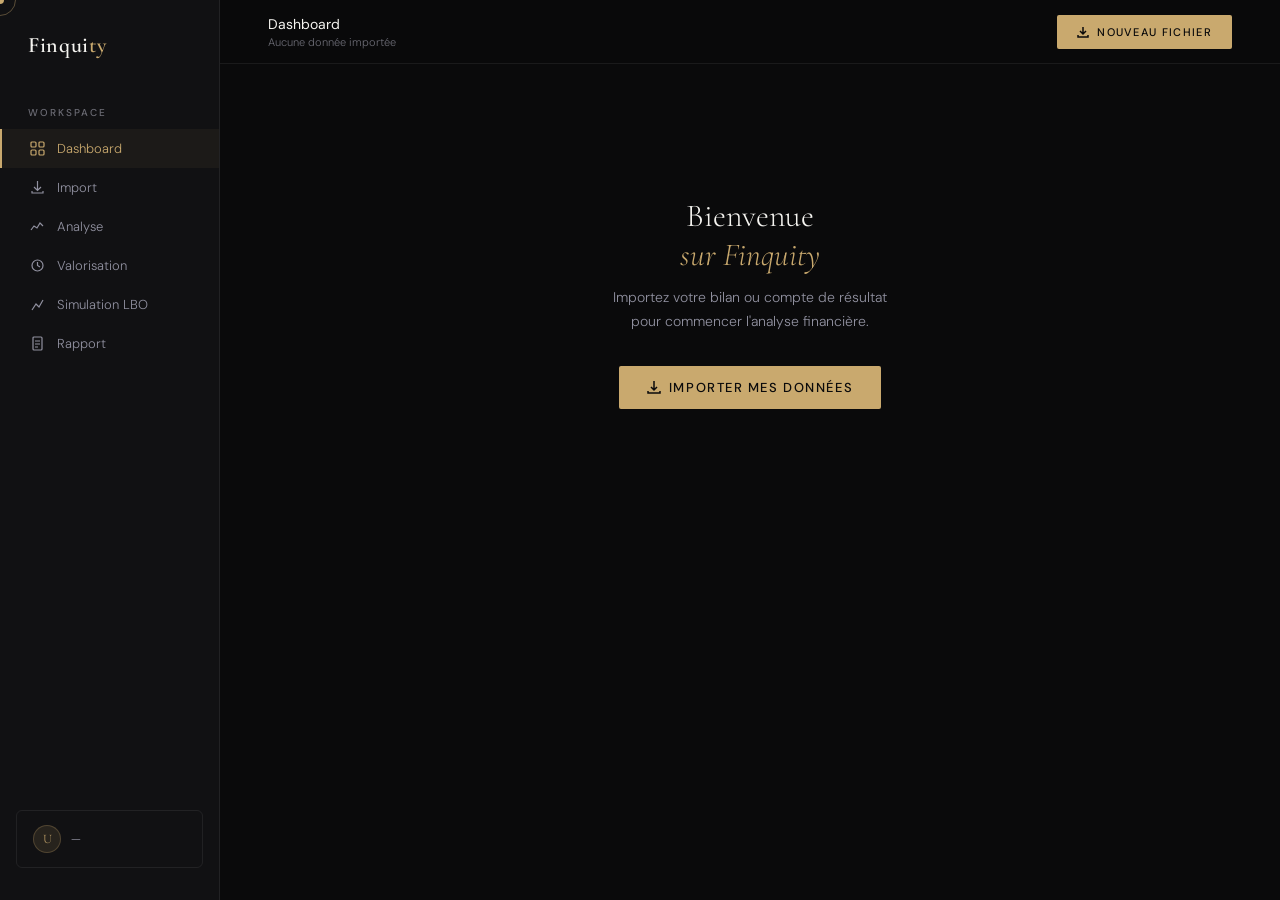
<file: src/Dashboard.html>
<!DOCTYPE html>
<html lang="fr">
<head>
  <meta charset="UTF-8"/>
  <meta name="viewport" content="width=device-width, initial-scale=1.0"/>
  <title>Finquity — Dashboard</title>
  <link href="https://fonts.googleapis.com/css2?family=Cormorant+Garamond:ital,wght@0,300;0,400;0,600;1,300;1,400&family=DM+Sans:wght@300;400;500&display=swap" rel="stylesheet"/>
  <style>
    *,*::before,*::after{box-sizing:border-box;margin:0;padding:0}
    :root{--ink:#0a0a0b;--ink-2:#111113;--ink-3:#1c1c1f;--gold:#c9a96e;--gold-light:#e2c99a;--gold-dim:rgba(201,169,110,0.12);--gold-dim2:rgba(201,169,110,0.06);--muted:#6b6b74;--muted-2:#9191a0;--border:rgba(255,255,255,0.07);--border-gold:rgba(201,169,110,0.25);--white:#f5f4f0;--success:#4caf7d;--success-dim:rgba(76,175,125,0.12);--font-display:'Cormorant Garamond',Georgia,serif;--font-body:'DM Sans',sans-serif}
    body{background:var(--ink);color:var(--white);font-family:var(--font-body);font-weight:300;min-height:100vh;display:flex;flex-direction:column;cursor:none}
    .cursor{position:fixed;width:8px;height:8px;background:var(--gold);border-radius:50%;pointer-events:none;z-index:9999;transform:translate(-50%,-50%);transition:transform .1s}
    .cursor-ring{position:fixed;width:32px;height:32px;border:1px solid rgba(201,169,110,0.4);border-radius:50%;pointer-events:none;z-index:9998;transform:translate(-50%,-50%);transition:transform .18s,width .2s,height .2s}
    .sidebar{position:fixed;top:0;left:0;bottom:0;width:220px;background:var(--ink-2);border-right:1px solid var(--border);display:flex;flex-direction:column;padding:32px 0;z-index:50}
    .sidebar-logo{font-family:var(--font-display);font-size:22px;font-weight:600;color:var(--white);padding:0 28px;margin-bottom:48px;text-decoration:none;letter-spacing:.03em}
    .sidebar-logo span{color:var(--gold)}
    .sidebar-section{font-size:10px;font-weight:500;letter-spacing:.2em;text-transform:uppercase;color:var(--muted);padding:0 28px;margin-bottom:10px}
    .nav-item{display:flex;align-items:center;gap:12px;padding:11px 28px;font-size:13px;color:var(--muted-2);text-decoration:none;transition:color .2s,background .2s;border-left:2px solid transparent}
    .nav-item:hover{color:var(--white);background:rgba(255,255,255,0.03)}
    .nav-item.active{color:var(--gold);background:var(--gold-dim2);border-left-color:var(--gold)}
    .nav-item svg{width:15px;height:15px;flex-shrink:0}
    .sidebar-spacer{flex:1}
    .sidebar-user{margin:0 16px;padding:14px 16px;border:1px solid var(--border);border-radius:6px;display:flex;align-items:center;gap:10px}
    .user-avatar{width:28px;height:28px;border-radius:50%;background:var(--gold-dim);border:1px solid var(--border-gold);display:flex;align-items:center;justify-content:center;font-family:var(--font-display);font-size:13px;color:var(--gold)}
    .user-name{font-size:12px;color:var(--muted-2)}
    .topbar{position:fixed;top:0;left:220px;right:0;height:64px;background:rgba(10,10,11,0.85);backdrop-filter:blur(12px);border-bottom:1px solid var(--border);display:flex;align-items:center;justify-content:space-between;padding:0 48px;z-index:40}
    .topbar-left{display:flex;flex-direction:column;gap:2px}
    .topbar-title{font-size:14px;font-weight:400;color:var(--white)}
    .topbar-sub{font-size:11px;color:var(--muted)}
    .topbar-right{display:flex;align-items:center;gap:12px}
    .btn-import{display:inline-flex;align-items:center;gap:8px;background:var(--gold);color:var(--ink);font-family:var(--font-body);font-size:11px;font-weight:500;letter-spacing:.12em;text-transform:uppercase;border:none;border-radius:2px;padding:10px 20px;cursor:pointer;text-decoration:none;transition:background .2s}
    .btn-import:hover{background:var(--gold-light)}
    .main{margin-left:220px;padding-top:64px;flex:1}
    .page-content{padding:52px 48px}

    /* Header entreprise */
    .company-header{display:flex;align-items:flex-end;justify-content:space-between;margin-bottom:48px;opacity:0;animation:fade-up .7s .1s forwards}
    .company-name{font-family:var(--font-display);font-size:42px;font-weight:300;color:var(--white);line-height:1}
    .company-name em{font-style:italic;color:var(--gold)}
    .company-meta{font-size:12px;color:var(--muted);margin-top:6px}
    .company-meta span{color:var(--muted-2)}
    .last-update{font-size:11px;color:var(--muted);text-align:right}

    /* KPIs */
    .kpi-grid{display:grid;grid-template-columns:repeat(4,1fr);gap:16px;margin-bottom:40px;opacity:0;animation:fade-up .7s .2s forwards}
    .kpi-card{background:var(--ink-2);border:1px solid var(--border);border-radius:8px;padding:20px 22px}
    .kpi-label{font-size:10px;font-weight:500;letter-spacing:.15em;text-transform:uppercase;color:var(--muted);margin-bottom:8px}
    .kpi-val{font-size:26px;font-weight:300;color:var(--white);line-height:1;margin-bottom:4px}
    .kpi-val.gold{color:var(--gold)}
    .kpi-val.green{color:var(--success)}
    .kpi-sub{font-size:11px;color:var(--muted)}

    /* Navigation modules */
    .modules-title{font-size:10px;font-weight:500;letter-spacing:.18em;text-transform:uppercase;color:var(--muted);margin-bottom:16px}
    .modules-grid{display:grid;grid-template-columns:repeat(2,1fr);gap:16px;opacity:0;animation:fade-up .7s .3s forwards}
    .module-card{background:var(--ink-2);border:1px solid var(--border);border-radius:8px;padding:28px;text-decoration:none;transition:border-color .2s,background .2s;display:flex;flex-direction:column;gap:12px;position:relative;overflow:hidden}
    .module-card:hover{border-color:var(--border-gold);background:var(--gold-dim2)}
    .module-card:hover .module-arrow{opacity:1;transform:translateX(0)}
    .module-icon{width:40px;height:40px;border-radius:6px;background:var(--gold-dim);border:1px solid var(--border-gold);display:flex;align-items:center;justify-content:center}
    .module-icon svg{width:18px;height:18px;color:var(--gold)}
    .module-name{font-family:var(--font-display);font-size:22px;font-weight:400;color:var(--white)}
    .module-desc{font-size:12px;font-weight:300;color:var(--muted-2);line-height:1.7}
    .module-arrow{position:absolute;top:28px;right:28px;font-size:20px;color:var(--gold);opacity:0;transform:translateX(-6px);transition:opacity .2s,transform .2s}
    .module-status{display:inline-flex;align-items:center;gap:6px;font-size:10px;font-weight:500;letter-spacing:.1em;text-transform:uppercase;padding:3px 10px;border-radius:2px}
    .status-ready{background:var(--success-dim);color:var(--success);border:1px solid rgba(76,175,125,0.2)}
    .status-pending{background:rgba(255,255,255,0.04);color:var(--muted);border:1px solid var(--border)}

    /* No data state */
    .no-data{text-align:center;padding:80px 40px;opacity:0;animation:fade-up .7s .1s forwards}
    .no-data-title{font-family:var(--font-display);font-size:32px;font-weight:300;color:var(--white);margin-bottom:12px}
    .no-data-title em{font-style:italic;color:var(--gold)}
    .no-data-sub{font-size:14px;color:var(--muted-2);line-height:1.7;margin-bottom:32px}

    @keyframes fade-up{from{opacity:0;transform:translateY(20px)}to{opacity:1;transform:translateY(0)}}
  </style>
</head>
<body>
  <div class="cursor" id="cursor"></div>
  <div class="cursor-ring" id="cursorRing"></div>

  <aside class="sidebar">
    <a href="index.html" class="sidebar-logo">Finqui<span>ty</span></a>
    <div class="sidebar-section">Workspace</div>
    <a href="Dashboard.html" class="nav-item active">
      <svg viewBox="0 0 15 15" fill="none" stroke="currentColor" stroke-width="1.2"><rect x="1" y="1" width="5" height="5" rx="1"/><rect x="9" y="1" width="5" height="5" rx="1"/><rect x="1" y="9" width="5" height="5" rx="1"/><rect x="9" y="9" width="5" height="5" rx="1"/></svg>
      Dashboard
    </a>
    <a href="import.html" class="nav-item">
      <svg viewBox="0 0 15 15" fill="none" stroke="currentColor" stroke-width="1.2"><path d="M7.5 1v9M4 7l3.5 3.5L11 7"/><path d="M2 11v2h11v-2"/></svg>
      Import
    </a>
    <a href="analysis.html" class="nav-item">
      <svg viewBox="0 0 15 15" fill="none" stroke="currentColor" stroke-width="1.2"><path d="M1 11l3-4 3 2 3-5 3 3"/></svg>
      Analyse
    </a>
    <a href="valuation.html" class="nav-item">
      <svg viewBox="0 0 15 15" fill="none" stroke="currentColor" stroke-width="1.2"><circle cx="7.5" cy="7.5" r="5.5"/><path d="M7.5 4v3.5l2.5 1.5"/></svg>
      Valorisation
    </a>
    <a href="simulation.html" class="nav-item">
      <svg viewBox="0 0 15 15" fill="none" stroke="currentColor" stroke-width="1.2"><path d="M2 13l4-6 3 3 4-7"/></svg>
      Simulation LBO
    </a>
    <a href="report.html" class="nav-item">
      <svg viewBox="0 0 15 15" fill="none" stroke="currentColor" stroke-width="1.2"><rect x="3" y="1" width="9" height="13" rx="1"/><path d="M5 5h5M5 8h5M5 11h3"/></svg>
      Rapport
    </a>
    <div class="sidebar-spacer"></div>
    <div class="sidebar-user">
      <div class="user-avatar" id="user-avatar">U</div>
      <div class="user-name" id="user-name">—</div>
    </div>
  </aside>

  <div class="topbar">
    <div class="topbar-left">
      <div class="topbar-title" id="topbar-title">Dashboard</div>
      <div class="topbar-sub" id="topbar-sub">Chargement…</div>
    </div>
    <div class="topbar-right">
      <a href="import.html" class="btn-import">
        <svg width="12" height="12" viewBox="0 0 12 12" fill="none" stroke="currentColor" stroke-width="1.5"><path d="M6 1v7M3 5l3 3 3-3"/><path d="M1 9v2h10V9"/></svg>
        Nouveau fichier
      </a>
    </div>
  </div>

  <div class="main">
    <div class="page-content" id="page-content">
      <!-- contenu injecté par JS -->
    </div>
  </div>

  <script>
    /* ── Cursor ── */
    const cur=document.getElementById('cursor'),ring=document.getElementById('cursorRing');
    let mx=0,my=0,rx=0,ry=0;
    document.addEventListener('mousemove',e=>{mx=e.clientX;my=e.clientY;});
    (function loop(){rx+=(mx-rx)*.12;ry+=(my-ry)*.12;cur.style.left=mx+'px';cur.style.top=my+'px';ring.style.left=rx+'px';ring.style.top=ry+'px';requestAnimationFrame(loop);})();

    /* ── Session + données ── */
    let session={}, store={};
    try{session=JSON.parse(localStorage.getItem('finquity_session')||'{}');}catch(_){}
    try{store=JSON.parse(localStorage.getItem('finquity_data')||'{}');}catch(_){}

    const hasData = store.bilan || store.cr;

    // Afficher infos session
    if(session.name){
      document.getElementById('user-name').textContent=session.name;
      document.getElementById('user-avatar').textContent=session.name[0].toUpperCase();
    }

    const fmt = v => (v||0).toLocaleString('fr-FR',{maximumFractionDigits:0})+' €';
    const pct = v => (v||0).toFixed(1)+'%';

    if(!hasData){
      // ── PAS DE DONNÉES : invitation à importer ──
      document.getElementById('topbar-sub').textContent='Aucune donnée importée';
      document.getElementById('page-content').innerHTML=`
        <div class="no-data">
          <div class="no-data-title">Bienvenue<br><em>${session.name||'sur Finquity'}</em></div>
          <p class="no-data-sub">Importez votre bilan ou compte de résultat<br>pour commencer l'analyse financière.</p>
          <a href="import.html" class="btn-import" style="display:inline-flex;font-size:13px;padding:13px 28px">
            <svg width="14" height="14" viewBox="0 0 14 14" fill="none" stroke="currentColor" stroke-width="1.5"><path d="M7 1v9M4 7l3 3 3-3"/><path d="M1 11v2h12v-2"/></svg>
            Importer mes données
          </a>
        </div>`;
    } else {
      // ── DONNÉES PRÉSENTES : hub complet ──
      const b = store.bilan?.fields || {};
      const c = store.cr?.fields    || {};
      const meta = store.meta || {};
      const company = meta.company || 'Entreprise';
      const lastUpdate = store.bilan?.parsedAt || store.cr?.parsedAt || '';
      const dateStr = lastUpdate ? new Date(lastUpdate).toLocaleDateString('fr-FR',{day:'2-digit',month:'long',year:'numeric'}) : '—';

      document.getElementById('topbar-title').textContent = company;
      document.getElementById('topbar-sub').textContent = 'Dernière import : ' + dateStr;

      // Calculs rapides
      const ebitda = c.ebitda || 0;
      const ca     = c.ca     || 0;
      const rn     = c.rn     || 0;
      const margeE = ca ? ebitda/ca*100 : 0;
      const totalActif = (b.immob||0)+(b.actif_circ||0)+(b.treso||0);
      const gearing = b.cp ? (b.dette_lt||0)/b.cp : 0;

      const hasBilan = !!store.bilan;
      const hasCR    = !!store.cr;

      document.getElementById('page-content').innerHTML=`
        <div class="company-header">
          <div>
            <div class="company-name">${company.split(' ')[0]}<br><em>${company.split(' ').slice(1).join(' ')||'&nbsp;'}</em></div>
            <div class="company-meta">Exercice <span>${meta.year||new Date().getFullYear()}</span> · ${meta.sector||'Secteur non renseigné'}</div>
          </div>
          <div class="last-update">Données importées<br>${dateStr}</div>
        </div>

        <div class="kpi-grid">
          <div class="kpi-card">
            <div class="kpi-label">Chiffre d'affaires</div>
            <div class="kpi-val gold">${ca?fmt(ca):'—'}</div>
            <div class="kpi-sub">${hasCR?'Compte de résultat':'Non importé'}</div>
          </div>
          <div class="kpi-card">
            <div class="kpi-label">EBITDA</div>
            <div class="kpi-val ${ebitda>=0?'green':''}">${ebitda?fmt(ebitda):'—'}</div>
            <div class="kpi-sub">${ca?'Marge '+pct(margeE):'—'}</div>
          </div>
          <div class="kpi-card">
            <div class="kpi-label">Total actif</div>
            <div class="kpi-val">${totalActif?fmt(totalActif):'—'}</div>
            <div class="kpi-sub">${hasBilan?'Bilan':'Non importé'}</div>
          </div>
          <div class="kpi-card">
            <div class="kpi-label">Gearing (D/CP)</div>
            <div class="kpi-val">${b.cp?gearing.toFixed(2)+'x':'—'}</div>
            <div class="kpi-sub">${b.dette_lt?fmt(b.dette_lt)+' dettes LT':'—'}</div>
          </div>
        </div>

        <div class="modules-title">Modules d'analyse</div>
        <div class="modules-grid">
          <a href="analysis.html" class="module-card">
            <div class="module-icon"><svg viewBox="0 0 18 18" fill="none" stroke="currentColor" stroke-width="1.3"><path d="M1 13l4-5 3 2.5 4-6 4 3.5"/></svg></div>
            <div class="module-name">Analyse financière</div>
            <p class="module-desc">Ratios de rentabilité, liquidité, solvabilité. Visualisation avec code couleur.</p>
            <div class="module-status ${hasBilan||hasCR?'status-ready':'status-pending'}">${hasBilan||hasCR?'Données disponibles':'En attente'}</div>
            <div class="module-arrow">→</div>
          </a>
          <a href="valuation.html" class="module-card">
            <div class="module-icon"><svg viewBox="0 0 18 18" fill="none" stroke="currentColor" stroke-width="1.3"><circle cx="9" cy="9" r="7"/><path d="M9 5v4.5l3 1.5"/></svg></div>
            <div class="module-name">Valorisation</div>
            <p class="module-desc">DCF avec hypothèses paramétrables. Multiples EV/EBITDA, EV/CA. Fourchette de valorisation.</p>
            <div class="module-status ${hasCR?'status-ready':'status-pending'}">${hasCR?'CR disponible':'Nécessite le CR'}</div>
            <div class="module-arrow">→</div>
          </a>
          <a href="simulation.html" class="module-card">
            <div class="module-icon"><svg viewBox="0 0 18 18" fill="none" stroke="currentColor" stroke-width="1.3"><path d="M2 15l5-7 3.5 3.5 5-8"/></svg></div>
            <div class="module-name">Simulation LBO</div>
            <p class="module-desc">Structure de dette, TRI investisseur, MOIC. Tableau d'amortissement complet.</p>
            <div class="module-status ${hasCR?'status-ready':'status-pending'}">${hasCR?'CR disponible':'Nécessite le CR'}</div>
            <div class="module-arrow">→</div>
          </a>
          <a href="report.html" class="module-card">
            <div class="module-icon"><svg viewBox="0 0 18 18" fill="none" stroke="currentColor" stroke-width="1.3"><rect x="3" y="1" width="12" height="16" rx="1.5"/><path d="M6 6h6M6 9.5h6M6 13h4"/></svg></div>
            <div class="module-name">Rapport PDF</div>
            <p class="module-desc">Synthèse complète avec graphiques, ratios, valorisation et recommandations.</p>
            <div class="module-status status-pending">Bientôt disponible</div>
            <div class="module-arrow">→</div>
          </a>
        </div>`;

      // Ajouter le hover cursor sur les nouvelles cartes
      document.querySelectorAll('.module-card').forEach(el=>{
        el.addEventListener('mouseenter',()=>{ring.style.width='48px';ring.style.height='48px';});
        el.addEventListener('mouseleave',()=>{ring.style.width='32px';ring.style.height='32px';});
      });
    }
  </script>
</body>
</html>
</file>
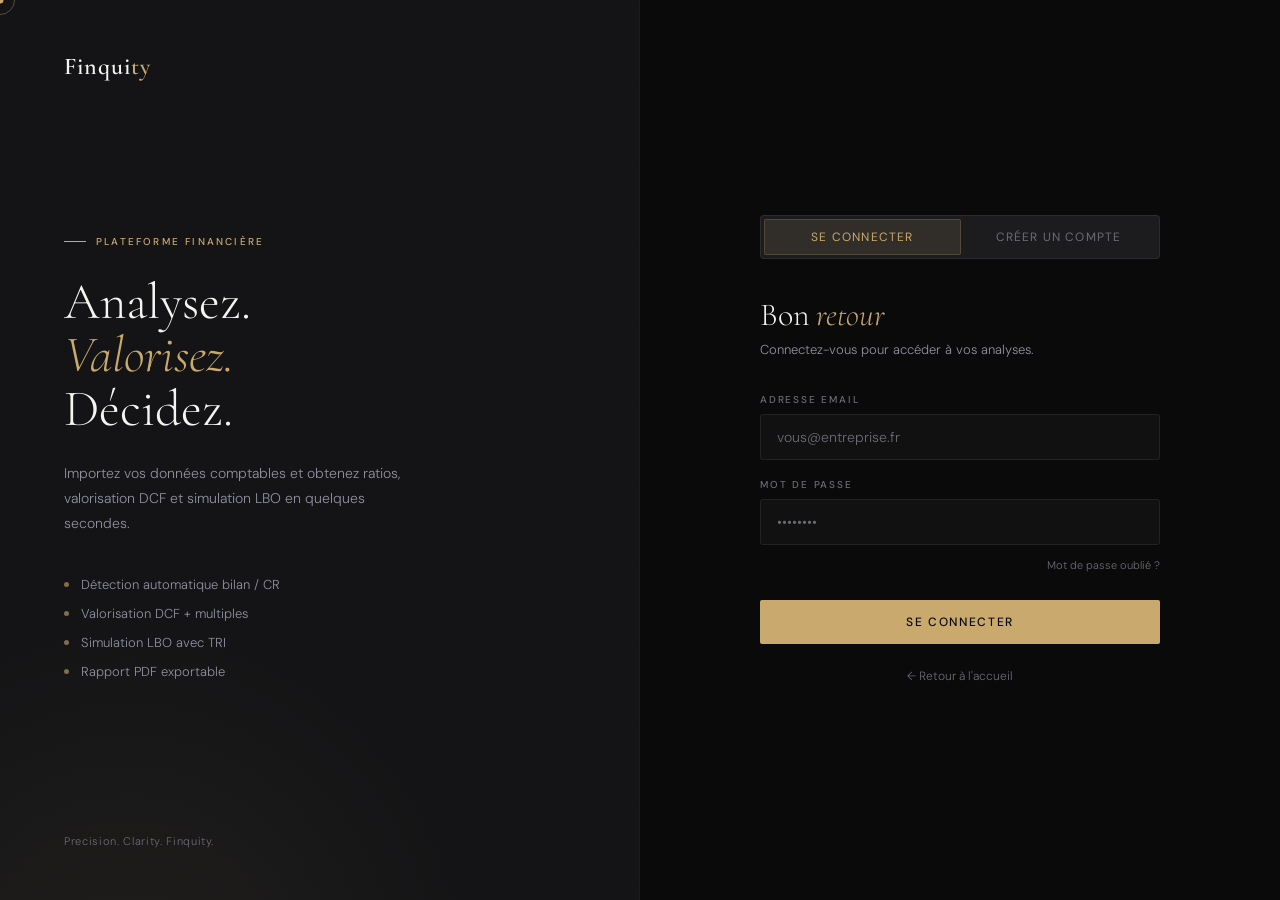
<file: src/login.html>
<!DOCTYPE html>
<html lang="fr">
<head>
  <meta charset="UTF-8"/>
  <meta name="viewport" content="width=device-width, initial-scale=1.0"/>
  <title>Finquity — Connexion</title>
  <link href="https://fonts.googleapis.com/css2?family=Cormorant+Garamond:ital,wght@0,300;0,400;0,600;1,300;1,400&family=DM+Sans:wght@300;400;500&display=swap" rel="stylesheet"/>
  <style>
    *,*::before,*::after{box-sizing:border-box;margin:0;padding:0}
    :root{--ink:#0a0a0b;--ink-2:#141416;--ink-3:#1c1c1f;--gold:#c9a96e;--gold-light:#e2c99a;--gold-dim:rgba(201,169,110,0.12);--gold-dim2:rgba(201,169,110,0.06);--muted:#6b6b74;--muted-2:#9191a0;--border:rgba(255,255,255,0.07);--border-gold:rgba(201,169,110,0.22);--white:#f5f4f0;--error:#e07070;--font-display:'Cormorant Garamond',Georgia,serif;--font-body:'DM Sans',sans-serif}
    html,body{height:100%}
    body{background:var(--ink);color:var(--white);font-family:var(--font-body);font-weight:300;display:flex;flex-direction:column;overflow-x:hidden;cursor:none}
    .cursor{position:fixed;width:7px;height:7px;background:var(--gold);border-radius:50%;pointer-events:none;z-index:9999;transform:translate(-50%,-50%);transition:transform .1s}
    .cursor-ring{position:fixed;width:30px;height:30px;border:1px solid rgba(201,169,110,0.38);border-radius:50%;pointer-events:none;z-index:9998;transform:translate(-50%,-50%);transition:transform .18s,width .2s,height .2s}
    .bg-grid{position:fixed;inset:0;pointer-events:none;z-index:0;background-image:linear-gradient(rgba(201,169,110,0.025) 1px,transparent 1px),linear-gradient(90deg,rgba(201,169,110,0.025) 1px,transparent 1px);background-size:80px 80px}
    .glow-tl{position:fixed;top:-240px;left:-180px;width:680px;height:680px;background:radial-gradient(circle,rgba(201,169,110,0.055) 0%,transparent 68%);pointer-events:none;z-index:0;animation:breathe 10s ease-in-out infinite}
    .glow-br{position:fixed;bottom:-200px;right:-160px;width:560px;height:560px;background:radial-gradient(circle,rgba(201,169,110,0.04) 0%,transparent 70%);pointer-events:none;z-index:0;animation:breathe 10s ease-in-out infinite reverse}
    @keyframes breathe{0%,100%{opacity:1;transform:scale(1)}50%{opacity:.55;transform:scale(1.07)}}
    .page{position:relative;z-index:2;flex:1;display:grid;grid-template-columns:1fr 1fr;min-height:100vh}
    .left{display:flex;flex-direction:column;justify-content:space-between;padding:52px 64px;border-right:1px solid var(--border);position:relative;overflow:hidden}
    .left-bg{position:absolute;inset:0;background:radial-gradient(ellipse 80% 60% at 20% 110%,rgba(201,169,110,0.07) 0%,transparent 70%),var(--ink-2);z-index:0}
    .left-inner{position:relative;z-index:1}
    .brand{display:flex;align-items:center;text-decoration:none}
    .brand-name{font-family:var(--font-display);font-size:24px;font-weight:600;letter-spacing:.04em;color:var(--white)}
    .brand-name span{color:var(--gold)}
    .left-mid{flex:1;display:flex;flex-direction:column;justify-content:center;padding:60px 0}
    .left-label{display:inline-flex;align-items:center;gap:10px;font-size:10px;font-weight:500;letter-spacing:.22em;text-transform:uppercase;color:var(--gold);margin-bottom:28px}
    .left-label::before{content:'';display:block;width:22px;height:1px;background:var(--gold)}
    .left-headline{font-family:var(--font-display);font-size:clamp(38px,4vw,58px);font-weight:300;line-height:1.05;color:var(--white);margin-bottom:24px}
    .left-headline em{font-style:italic;color:var(--gold)}
    .left-sub{font-size:14px;font-weight:300;color:var(--muted-2);line-height:1.8;max-width:340px}
    .features{display:flex;flex-direction:column;gap:12px;margin-top:40px}
    .feat{display:flex;align-items:center;gap:12px;font-size:13px;color:var(--muted-2)}
    .feat-dot{width:5px;height:5px;border-radius:50%;background:var(--gold);opacity:.6;flex-shrink:0}
    .left-footer{font-size:11px;color:var(--muted);letter-spacing:.06em}
    .right{display:flex;align-items:center;justify-content:center;padding:52px 64px;background:var(--ink)}
    .form-wrap{width:100%;max-width:400px}
    .mode-toggle{display:flex;background:var(--ink-3);border:1px solid var(--border);border-radius:4px;padding:3px;margin-bottom:36px}
    .mode-btn{flex:1;padding:9px;font-family:var(--font-body);font-size:12px;font-weight:400;letter-spacing:.1em;text-transform:uppercase;color:var(--muted);background:none;border:none;border-radius:2px;cursor:pointer;transition:color .2s,background .2s}
    .mode-btn.active{background:var(--gold-dim);color:var(--gold);border:1px solid var(--border-gold)}
    .form-title{font-family:var(--font-display);font-size:32px;font-weight:300;color:var(--white);margin-bottom:6px}
    .form-title em{font-style:italic;color:var(--gold)}
    .form-sub{font-size:13px;color:var(--muted-2);margin-bottom:32px;line-height:1.6}
    .field{margin-bottom:18px}
    .field label{display:block;font-size:10px;font-weight:500;letter-spacing:.18em;text-transform:uppercase;color:var(--muted);margin-bottom:8px}
    .field input{width:100%;background:rgba(255,255,255,0.03);border:1px solid var(--border);border-radius:3px;padding:13px 16px;font-family:var(--font-body);font-size:14px;font-weight:300;color:var(--white);outline:none;transition:border-color .2s}
    .field input:focus{border-color:var(--border-gold)}
    .field input::placeholder{color:var(--muted)}
    .field input.err{border-color:var(--error)}
    .field-err{font-size:11px;color:var(--error);margin-top:5px;display:none}
    .field-err.show{display:block}
    .signup-only{display:none}
    .signup-only.show{display:block}
    .forgot{text-align:right;margin-top:-10px;margin-bottom:18px}
    .forgot a{font-size:11px;color:var(--muted);text-decoration:none;transition:color .2s}
    .forgot a:hover{color:var(--gold)}
    .form-error{background:rgba(224,112,112,0.1);border:1px solid rgba(224,112,112,0.25);border-radius:3px;padding:11px 14px;font-size:12px;color:var(--error);margin-bottom:18px;display:none}
    .form-error.show{display:block}
    .btn-submit{width:100%;padding:14px;background:var(--gold);color:var(--ink);font-family:var(--font-body);font-size:12px;font-weight:500;letter-spacing:.14em;text-transform:uppercase;border:none;border-radius:2px;cursor:pointer;transition:background .3s,transform .2s;margin-top:8px}
    .btn-submit:hover{background:var(--gold-light);transform:translateY(-1px)}
    .back-link{text-align:center;margin-top:20px}
    .back-link a{font-size:12px;color:var(--muted);text-decoration:none;transition:color .2s}
    .back-link a:hover{color:var(--gold)}
    @media(max-width:720px){.page{grid-template-columns:1fr}.left{display:none}.right{padding:40px 28px}}
  </style>
</head>
<body>
  <div class="cursor" id="cursor"></div>
  <div class="cursor-ring" id="cursorRing"></div>
  <div class="bg-grid"></div><div class="glow-tl"></div><div class="glow-br"></div>

  <div class="page">
    <div class="left">
      <div class="left-bg"></div>
      <div class="left-inner">
        <a href="index.html" class="brand"><div class="brand-name">Finqui<span>ty</span></div></a>
      </div>
      <div class="left-mid left-inner">
        <div class="left-label">Plateforme financière</div>
        <h1 class="left-headline">Analysez.<br><em>Valorisez.</em><br>Décidez.</h1>
        <p class="left-sub">Importez vos données comptables et obtenez ratios, valorisation DCF et simulation LBO en quelques secondes.</p>
        <div class="features">
          <div class="feat"><div class="feat-dot"></div>Détection automatique bilan / CR</div>
          <div class="feat"><div class="feat-dot"></div>Valorisation DCF + multiples</div>
          <div class="feat"><div class="feat-dot"></div>Simulation LBO avec TRI</div>
          <div class="feat"><div class="feat-dot"></div>Rapport PDF exportable</div>
        </div>
      </div>
      <div class="left-inner"><div class="left-footer">Precision. Clarity. Finquity.</div></div>
    </div>

    <div class="right">
      <div class="form-wrap">
        <div class="mode-toggle">
          <button class="mode-btn active" id="btn-signin" type="button">Se connecter</button>
          <button class="mode-btn"        id="btn-signup" type="button">Créer un compte</button>
        </div>

        <div class="form-title" id="form-title">Bon <em>retour</em></div>
        <p class="form-sub" id="form-sub">Connectez-vous pour accéder à vos analyses.</p>
        <div class="form-error" id="form-error"></div>

        <div class="field signup-only" id="f-name">
          <label>Nom complet</label>
          <input type="text" id="i-name" placeholder="Jean Dupont"/>
          <div class="field-err" id="e-name">Veuillez entrer votre nom</div>
        </div>
        <div class="field">
          <label>Adresse email</label>
          <input type="email" id="i-email" placeholder="vous@entreprise.fr"/>
          <div class="field-err" id="e-email">Email invalide</div>
        </div>
        <div class="field">
          <label>Mot de passe</label>
          <input type="password" id="i-pass" placeholder="••••••••"/>
          <div class="field-err" id="e-pass">Minimum 8 caractères</div>
        </div>
        <div class="field signup-only" id="f-confirm">
          <label>Confirmer le mot de passe</label>
          <input type="password" id="i-confirm" placeholder="••••••••"/>
          <div class="field-err" id="e-confirm">Les mots de passe ne correspondent pas</div>
        </div>
        <div class="field signup-only" id="f-company">
          <label>Entreprise <span style="color:var(--muted);font-size:9px">(optionnel)</span></label>
          <input type="text" id="i-company" placeholder="Acme SAS"/>
        </div>

        <div class="forgot" id="forgot"><a href="#">Mot de passe oublié ?</a></div>
        <button class="btn-submit" id="btn-submit" type="button">Se connecter</button>
        <div class="back-link"><a href="index.html">← Retour à l'accueil</a></div>
      </div>
    </div>
  </div>

  <script src="login.js"></script>
</body>
</html>
</file>
